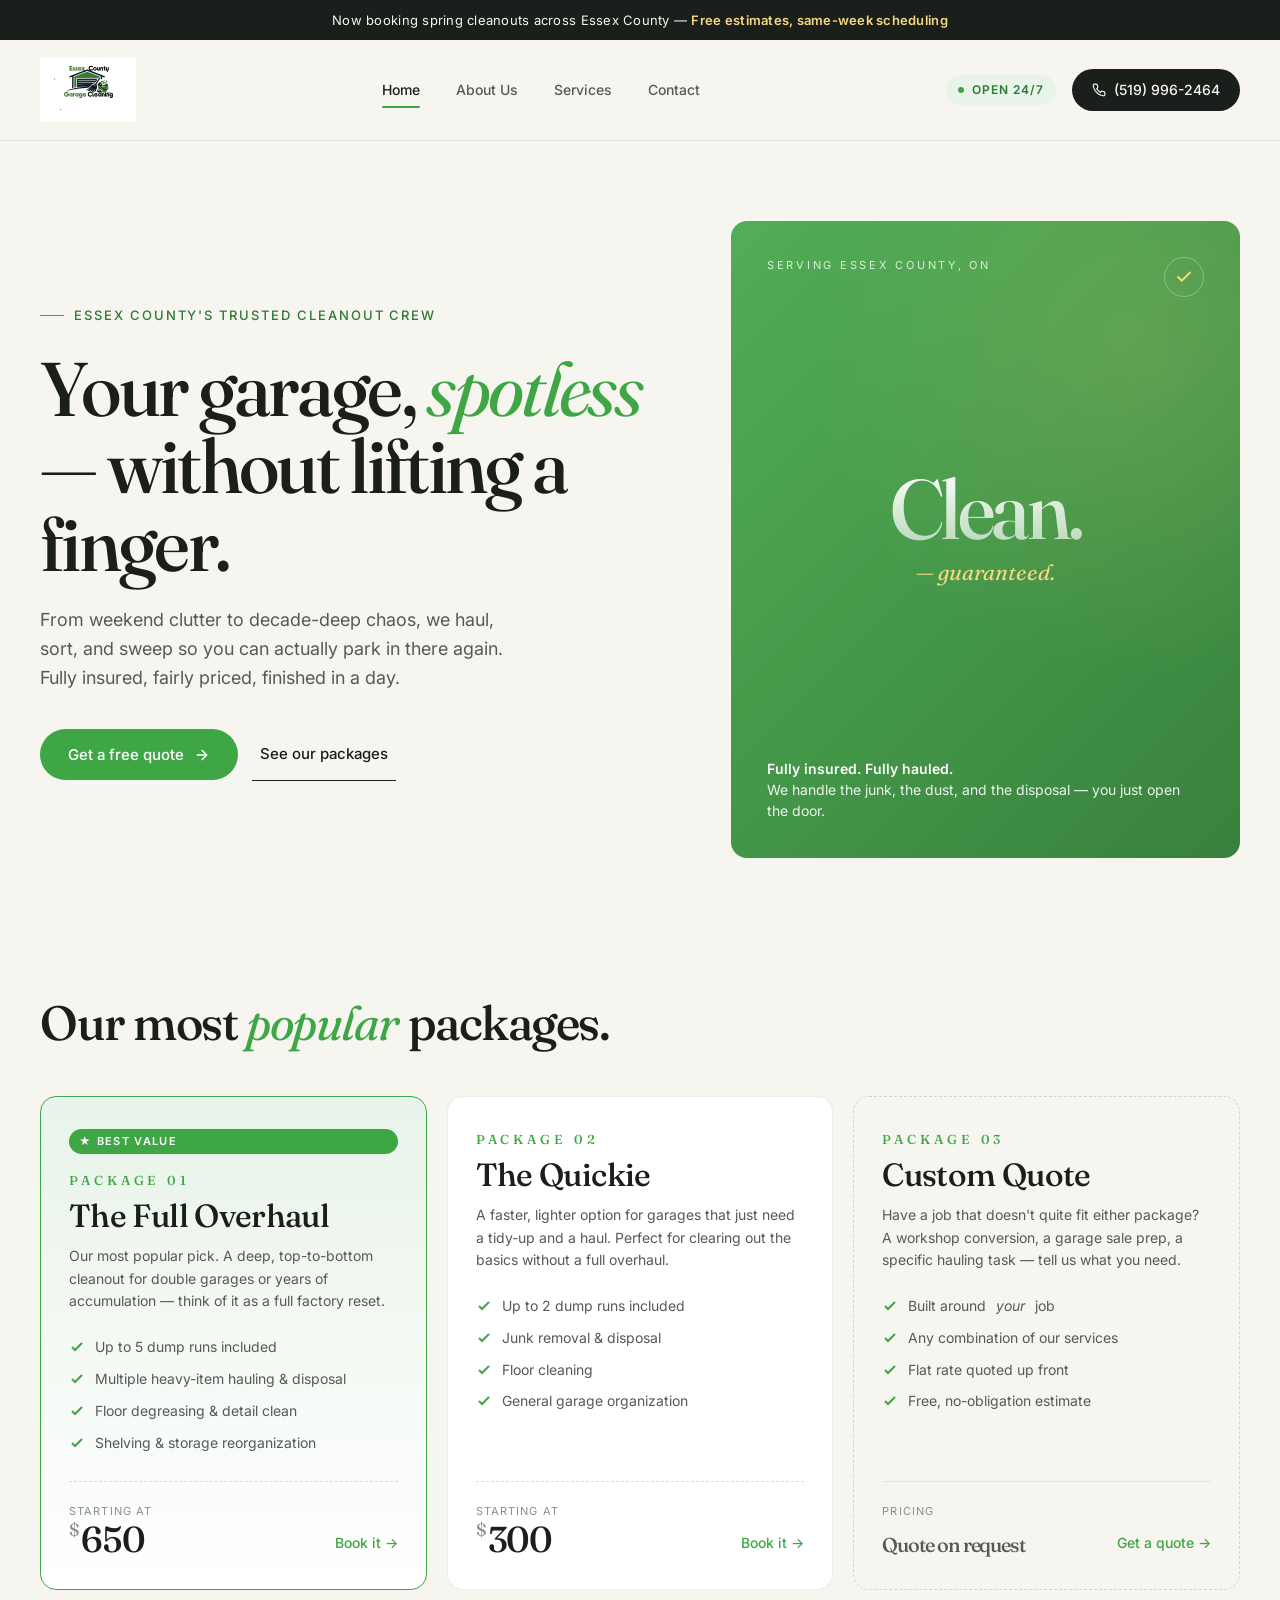
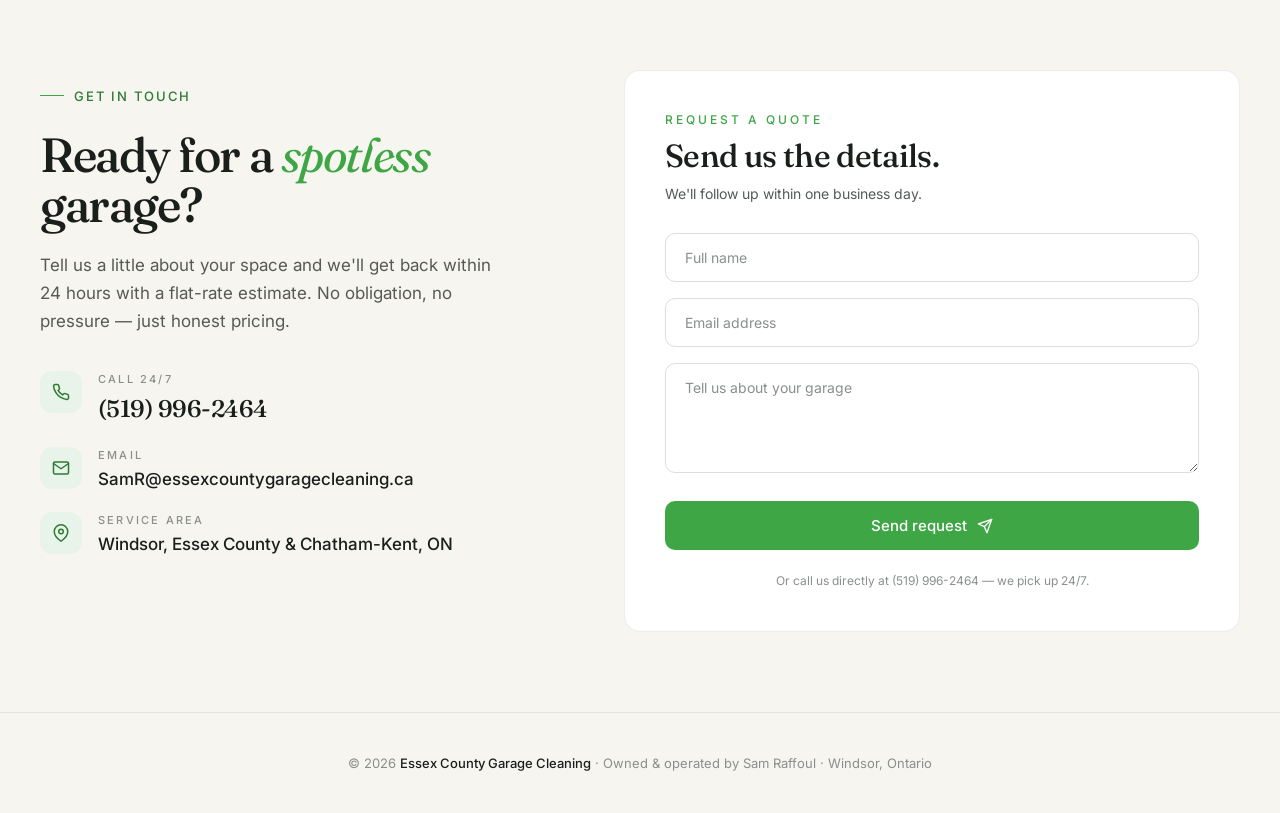
<file: index.html>
<!DOCTYPE html>
<html lang="en">
<head>
<meta charset="UTF-8" />
<meta name="viewport" content="width=device-width, initial-scale=1.0" />
<title>Essex County Garage Cleaning — Clutter-Free Garages, Guaranteed</title>
<link rel="preconnect" href="https://fonts.googleapis.com">
<link rel="preconnect" href="https://fonts.gstatic.com" crossorigin>
<link href="https://fonts.googleapis.com/css2?family=Fraunces:ital,opsz,wght@0,9..144,400;0,9..144,500;0,9..144,600;1,9..144,500&family=Inter:wght@300;400;500;600;700&display=swap" rel="stylesheet">
<style>
/* ============================================
   Essex County Garage Cleaning — Shared Styles
   ============================================ */

:root {
  --bg: #f7f5f0;
  --bg-card: #ffffff;
  --ink: #1a1f1c;
  --ink-soft: #555a56;
  --muted: #8a8f8c;
  --accent: #3ea645;          /* tuned to match logo green */
  --accent-soft: #e8f3e9;
  --accent-deep: #2d7a33;
  --logo-navy: #182b3a;       /* from logo outlines */
  --gold: #f5d87f;
  --line: rgba(26, 31, 28, 0.08);
  --line-strong: rgba(26, 31, 28, 0.15);
  --radius: 16px;
  --radius-sm: 10px;
}

* { box-sizing: border-box; margin: 0; padding: 0; }
html { scroll-behavior: smooth; }

body {
  background: var(--bg);
  color: var(--ink);
  font-family: 'Inter', system-ui, sans-serif;
  -webkit-font-smoothing: antialiased;
  line-height: 1.55;
  font-size: 16px;
}
a { color: inherit; text-decoration: none; }

.container-wide { max-width: 1280px; margin: 0 auto; padding: 0 40px; }

/* ---------- ANNOUNCEMENT ---------- */
.announce {
  background: var(--ink);
  color: var(--bg);
  font-size: 13px;
  letter-spacing: 0.02em;
  text-align: center;
  padding: 10px 20px;
}
.announce strong { color: var(--gold); font-weight: 600; }

/* ---------- HEADER ---------- */
header.site-header {
  border-bottom: 1px solid var(--line);
  position: sticky;
  top: 0;
  z-index: 50;
  backdrop-filter: blur(8px);
  background: rgba(247, 245, 240, 0.92);
}
.header-inner {
  max-width: 1280px;
  margin: 0 auto;
  padding: 18px 40px;
  display: grid;
  grid-template-columns: auto 1fr auto;
  align-items: center;
  gap: 40px;
}
.brand {
  display: flex;
  align-items: center;
  gap: 14px;
}
.brand-logo {
  height: 64px;
  width: auto;
  display: block;
}
nav.primary ul {
  list-style: none;
  display: flex;
  gap: 36px;
  justify-content: center;
  font-size: 14px;
  font-weight: 500;
}
nav.primary a {
  color: var(--ink-soft);
  transition: color 0.2s;
  position: relative;
  padding: 4px 0;
}
nav.primary a:hover { color: var(--accent); }
nav.primary a.active { color: var(--ink); }
nav.primary a.active::after {
  content: '';
  position: absolute;
  bottom: -6px;
  left: 0; right: 0;
  height: 2px;
  background: var(--accent);
  border-radius: 2px;
}
.header-cta { display: flex; align-items: center; gap: 16px; }
.pill-247 {
  display: inline-flex;
  align-items: center;
  gap: 8px;
  background: var(--accent-soft);
  color: var(--accent-deep);
  font-size: 12px;
  font-weight: 600;
  letter-spacing: 0.08em;
  padding: 6px 12px;
  border-radius: 999px;
  text-transform: uppercase;
}
.pill-247::before {
  content: '';
  width: 6px; height: 6px;
  border-radius: 50%;
  background: var(--accent);
  animation: pulse 2s infinite;
}
@keyframes pulse {
  0%, 100% { opacity: 1; transform: scale(1); }
  50% { opacity: 0.4; transform: scale(1.3); }
}
.btn-phone {
  background: var(--ink);
  color: var(--bg);
  padding: 10px 20px;
  border-radius: 999px;
  font-size: 14px;
  font-weight: 500;
  transition: background 0.2s;
  display: inline-flex;
  align-items: center;
  gap: 8px;
}
.btn-phone:hover { background: var(--accent); }
.btn-phone svg { width: 14px; height: 14px; }

/* ---------- BUTTONS ---------- */
.btn-primary {
  background: var(--accent);
  color: #fff;
  padding: 14px 28px;
  border-radius: 999px;
  font-size: 15px;
  font-weight: 500;
  transition: all 0.25s;
  display: inline-flex;
  align-items: center;
  gap: 10px;
  border: none;
  cursor: pointer;
}
.btn-primary:hover {
  background: var(--accent-deep);
  transform: translateY(-2px);
  box-shadow: 0 10px 20px -10px rgba(62, 166, 69, 0.5);
}
.btn-primary svg { width: 16px; height: 16px; transition: transform 0.2s; }
.btn-primary:hover svg { transform: translateX(3px); }
.btn-ghost {
  color: var(--ink);
  font-size: 15px;
  font-weight: 500;
  padding: 14px 8px;
  border-bottom: 1px solid var(--ink);
  transition: color 0.2s, border-color 0.2s;
}
.btn-ghost:hover { color: var(--accent); border-color: var(--accent); }

/* ---------- TYPE ---------- */
.eyebrow {
  display: inline-flex;
  align-items: center;
  gap: 10px;
  font-size: 13px;
  color: var(--accent-deep);
  letter-spacing: 0.15em;
  text-transform: uppercase;
  font-weight: 500;
  margin-bottom: 24px;
}
.eyebrow::before {
  content: '';
  width: 24px;
  height: 1px;
  background: var(--accent);
}
h1.display {
  font-family: 'Fraunces', serif;
  font-size: clamp(44px, 6vw, 76px);
  line-height: 1.02;
  font-weight: 500;
  letter-spacing: -0.035em;
}
h1.display em, h2.display em {
  font-style: italic;
  color: var(--accent);
  font-weight: 400;
}
h2.display {
  font-family: 'Fraunces', serif;
  font-weight: 500;
  font-size: clamp(32px, 4vw, 48px);
  letter-spacing: -0.03em;
  line-height: 1.05;
}

/* ---------- HERO (home) ---------- */
.hero {
  max-width: 1280px;
  margin: 0 auto;
  padding: 80px 40px 60px;
  display: grid;
  grid-template-columns: 1.2fr 1fr;
  gap: 80px;
  align-items: center;
}
.hero-lead {
  margin-top: 24px;
  font-size: 18px;
  color: var(--ink-soft);
  max-width: 480px;
  line-height: 1.6;
}
.hero-ctas {
  margin-top: 36px;
  display: flex;
  gap: 14px;
  align-items: center;
  flex-wrap: wrap;
}
.hero-visual {
  position: relative;
  aspect-ratio: 4 / 5;
  border-radius: var(--radius);
  overflow: hidden;
  background:
    linear-gradient(135deg, rgba(62,166,69,0.9), rgba(45,122,51,0.95)),
    repeating-linear-gradient(45deg, transparent 0 20px, rgba(255,255,255,0.04) 20px 21px);
  padding: 36px;
  display: flex;
  flex-direction: column;
  justify-content: space-between;
  color: #fff;
}
.hero-visual::after {
  content: '';
  position: absolute;
  inset: 0;
  background: radial-gradient(circle at 80% 20%, rgba(245, 216, 127, 0.15), transparent 50%);
  pointer-events: none;
}
.visual-top {
  display: flex;
  justify-content: space-between;
  align-items: flex-start;
  position: relative;
  z-index: 1;
}
.visual-tag {
  font-size: 11px;
  letter-spacing: 0.25em;
  text-transform: uppercase;
  color: rgba(255,255,255,0.8);
}
.visual-check {
  width: 40px; height: 40px;
  border-radius: 50%;
  border: 1px solid rgba(255,255,255,0.3);
  display: grid; place-items: center;
  color: var(--gold);
}
.visual-center { text-align: center; position: relative; z-index: 1; }
.visual-big {
  font-family: 'Fraunces', serif;
  font-size: 84px;
  font-weight: 500;
  letter-spacing: -0.04em;
  line-height: 1;
  background: linear-gradient(180deg, #fff 0%, rgba(255,255,255,0.6) 100%);
  -webkit-background-clip: text;
  background-clip: text;
  -webkit-text-fill-color: transparent;
}
.visual-big-sub {
  font-family: 'Fraunces', serif;
  font-style: italic;
  font-size: 22px;
  color: var(--gold);
  margin-top: 4px;
}
.visual-bottom {
  position: relative;
  z-index: 1;
  font-size: 14px;
  line-height: 1.5;
  color: rgba(255,255,255,0.9);
}
.visual-bottom strong { color: #fff; font-weight: 600; }

/* ---------- PAGE HEADER (subpages) ---------- */
.page-hero {
  max-width: 1280px;
  margin: 0 auto;
  padding: 80px 40px 50px;
}
.page-hero h1 {
  font-family: 'Fraunces', serif;
  font-size: clamp(44px, 6vw, 72px);
  font-weight: 500;
  letter-spacing: -0.035em;
  line-height: 1.02;
  max-width: 800px;
}
.page-hero h1 em { font-style: italic; color: var(--accent); font-weight: 400; }
.page-hero .lead {
  margin-top: 20px;
  font-size: 18px;
  color: var(--ink-soft);
  max-width: 620px;
}

/* ---------- SECTION HEAD ---------- */
.section-head {
  display: flex;
  align-items: flex-end;
  justify-content: space-between;
  margin-bottom: 48px;
  gap: 40px;
  flex-wrap: wrap;
}
.section-head h2 { max-width: 600px; }
.section-head p {
  color: var(--ink-soft);
  max-width: 340px;
  font-size: 15px;
}

/* ---------- SERVICES / PACKAGES ---------- */
section.services, section.page-section {
  max-width: 1280px;
  margin: 80px auto;
  padding: 0 40px;
}
.pkg-grid {
  display: grid;
  grid-template-columns: repeat(3, 1fr);
  gap: 20px;
  align-items: stretch;
}
.pkg { display: flex; flex-direction: column; }
.pkg-inner { display: flex; flex-direction: column; flex: 1; }
.pkg-features { flex: 1; }
.pkg {
  background: var(--bg-card);
  border: 1px solid var(--line);
  border-radius: var(--radius);
  padding: 32px 28px;
  position: relative;
  overflow: hidden;
  transition: all 0.3s ease;
}
.pkg.custom {
  background: transparent;
  border: 1.5px dashed var(--line-strong);
}
.pkg.custom:hover {
  border-color: var(--accent);
  border-style: solid;
  background: var(--bg-card);
}
.pkg.custom .pkg-foot {
  border-top-style: solid;
  border-top-color: var(--line);
}
.pkg::before {
  content: '';
  position: absolute;
  inset: 0;
  background: linear-gradient(135deg, var(--accent-soft) 0%, transparent 60%);
  opacity: 0;
  transition: opacity 0.3s;
  pointer-events: none;
}
.pkg:hover {
  border-color: var(--accent);
  transform: translateY(-4px);
  box-shadow: 0 20px 40px -20px rgba(62, 166, 69, 0.25);
}
.pkg:hover::before { opacity: 1; }
.pkg.featured {
  border-color: var(--accent);
  background: linear-gradient(180deg, var(--accent-soft) 0%, var(--bg-card) 100%);
}
.pkg-inner { position: relative; z-index: 1; }
.pkg-badge {
  display: inline-flex;
  align-items: center;
  gap: 6px;
  background: var(--accent);
  color: #fff;
  font-size: 11px;
  font-weight: 600;
  letter-spacing: 0.12em;
  text-transform: uppercase;
  padding: 4px 10px;
  border-radius: 999px;
  margin-bottom: 16px;
}
.pkg-num {
  font-family: 'Fraunces', serif;
  font-size: 13px;
  color: var(--accent);
  letter-spacing: 0.3em;
  text-transform: uppercase;
  font-weight: 500;
}
.pkg-name {
  font-family: 'Fraunces', serif;
  font-size: 32px;
  font-weight: 500;
  letter-spacing: -0.02em;
  margin-top: 8px;
  line-height: 1.1;
}
.pkg-desc {
  color: var(--ink-soft);
  font-size: 14px;
  margin-top: 12px;
  line-height: 1.6;
}
.pkg-features {
  list-style: none;
  margin-top: 24px;
  display: flex;
  flex-direction: column;
  gap: 10px;
}
.pkg-features li {
  display: flex;
  align-items: flex-start;
  gap: 10px;
  font-size: 14px;
  color: var(--ink-soft);
}
.pkg-features li::before {
  content: '';
  width: 16px; height: 16px;
  flex-shrink: 0;
  margin-top: 3px;
  background-image: url("data:image/svg+xml;utf8,<svg xmlns='http://www.w3.org/2000/svg' viewBox='0 0 16 16' fill='none' stroke='%233ea645' stroke-width='2'><path d='M3 8l3 3 7-7'/></svg>");
  background-size: contain;
  background-repeat: no-repeat;
}
.pkg-foot {
  margin-top: 28px;
  padding-top: 24px;
  border-top: 1px dashed var(--line-strong);
  display: flex;
  align-items: flex-end;
  justify-content: space-between;
}
.pkg-price {
  font-family: 'Fraunces', serif;
  font-size: 36px;
  font-weight: 500;
  letter-spacing: -0.03em;
  line-height: 1;
}
.pkg-price .from {
  font-size: 11px;
  color: var(--muted);
  font-family: 'Inter', sans-serif;
  display: block;
  font-weight: 400;
  margin-bottom: 4px;
  letter-spacing: 0.1em;
  text-transform: uppercase;
}
.pkg-price .dollar { font-size: 18px; vertical-align: top; color: var(--muted); margin-right: 2px; }
.pkg-cta {
  color: var(--accent);
  font-size: 14px;
  font-weight: 500;
  display: inline-flex;
  align-items: center;
  gap: 6px;
  transition: gap 0.2s;
  padding-bottom: 4px;
}
.pkg:hover .pkg-cta { gap: 10px; }

/* ---------- CONTACT CARD (reused as home CTA + on contact page) ---------- */
.contact-card {
  background: var(--bg-card);
  border: 1px solid var(--line);
  border-radius: var(--radius);
  padding: 40px;
}
.contact-kicker {
  font-size: 12px;
  color: var(--accent);
  letter-spacing: 0.25em;
  text-transform: uppercase;
  font-weight: 500;
}
.contact-title {
  font-family: 'Fraunces', serif;
  font-size: 32px;
  font-weight: 500;
  letter-spacing: -0.02em;
  margin-top: 8px;
  line-height: 1.1;
}
.contact-sub {
  font-size: 14px;
  color: var(--ink-soft);
  margin-top: 10px;
}
form {
  margin-top: 28px;
  display: flex;
  flex-direction: column;
  gap: 16px;
}
.field { position: relative; }
.field label {
  position: absolute;
  top: 14px;
  left: 16px;
  font-size: 14px;
  color: var(--muted);
  pointer-events: none;
  transition: all 0.2s ease;
  background: var(--bg-card);
  padding: 0 4px;
}
.field input,
.field textarea {
  width: 100%;
  padding: 14px 16px;
  border: 1px solid var(--line-strong);
  border-radius: var(--radius-sm);
  background: transparent;
  font-family: inherit;
  font-size: 15px;
  color: var(--ink);
  transition: border-color 0.2s;
  outline: none;
}
.field textarea { resize: vertical; min-height: 110px; }
.field input:focus,
.field textarea:focus { border-color: var(--accent); }
.field input:focus + label,
.field input:not(:placeholder-shown) + label,
.field textarea:focus + label,
.field textarea:not(:placeholder-shown) + label {
  top: -8px;
  font-size: 11px;
  color: var(--accent);
  letter-spacing: 0.08em;
  text-transform: uppercase;
}
.form-submit {
  background: var(--accent);
  color: #fff;
  padding: 15px 24px;
  border: none;
  border-radius: var(--radius-sm);
  font-family: inherit;
  font-size: 15px;
  font-weight: 500;
  cursor: pointer;
  transition: background 0.2s;
  margin-top: 6px;
  display: inline-flex;
  align-items: center;
  justify-content: center;
  gap: 10px;
}
.form-submit:hover { background: var(--accent-deep); }
.form-submit svg { width: 16px; height: 16px; }
.form-note {
  font-size: 12px;
  color: var(--muted);
  text-align: center;
  margin-top: 6px;
}

/* ---------- CONTACT ROW (home + contact page use this) ---------- */
.contact-row {
  max-width: 1280px;
  margin: 80px auto;
  padding: 0 40px;
  display: grid;
  grid-template-columns: 1fr 1.1fr;
  gap: 24px;
  align-items: start;
}
.contact-info {
  padding: 8px 20px 8px 0;
}
.contact-info h2 { margin-bottom: 20px; }
.contact-info p.lead {
  font-size: 17px;
  color: var(--ink-soft);
  line-height: 1.65;
  max-width: 460px;
}
.contact-details {
  margin-top: 36px;
  display: flex;
  flex-direction: column;
  gap: 20px;
}
.contact-detail {
  display: flex;
  gap: 16px;
  align-items: flex-start;
}
.contact-detail-icon {
  width: 42px; height: 42px;
  border-radius: 12px;
  background: var(--accent-soft);
  color: var(--accent-deep);
  display: grid;
  place-items: center;
  flex-shrink: 0;
}
.contact-detail-icon svg { width: 18px; height: 18px; }
.contact-detail-label {
  font-size: 11px;
  letter-spacing: 0.2em;
  text-transform: uppercase;
  color: var(--muted);
  font-weight: 500;
}
.contact-detail-value {
  font-size: 17px;
  color: var(--ink);
  margin-top: 2px;
  font-weight: 500;
}
.contact-detail-value.large {
  font-family: 'Fraunces', serif;
  font-size: 24px;
  letter-spacing: -0.01em;
}

/* ---------- ABOUT PAGE BLOCKS ---------- */
.about-grid {
  max-width: 1280px;
  margin: 60px auto;
  padding: 0 40px;
  display: grid;
  grid-template-columns: 1.1fr 1fr;
  gap: 60px;
  align-items: center;
}
.about-copy h2 { margin-bottom: 24px; }
.about-copy p {
  color: var(--ink-soft);
  font-size: 16px;
  line-height: 1.7;
  margin-bottom: 18px;
}
.about-copy p strong { color: var(--ink); font-weight: 600; }

.values-grid {
  max-width: 1280px;
  margin: 80px auto;
  padding: 0 40px;
  display: grid;
  grid-template-columns: repeat(3, 1fr);
  gap: 24px;
}
.value-box {
  background: var(--bg-card);
  border: 1px solid var(--line);
  border-radius: var(--radius);
  padding: 32px;
  transition: all 0.3s;
}
.value-box:hover {
  border-color: var(--accent);
  transform: translateY(-4px);
  box-shadow: 0 20px 40px -20px rgba(62, 166, 69, 0.25);
}
.value-icon {
  width: 48px; height: 48px;
  border-radius: 12px;
  background: var(--accent-soft);
  color: var(--accent-deep);
  display: grid;
  place-items: center;
  margin-bottom: 20px;
}
.value-icon svg { width: 22px; height: 22px; }
.value-box h3 {
  font-family: 'Fraunces', serif;
  font-size: 22px;
  font-weight: 500;
  letter-spacing: -0.01em;
  margin-bottom: 10px;
}
.value-box p {
  color: var(--ink-soft);
  font-size: 14px;
  line-height: 1.6;
}

/* ---------- SERVICES PAGE ---------- */
.service-list {
  max-width: 1280px;
  margin: 40px auto 80px;
  padding: 0 40px;
  display: grid;
  grid-template-columns: repeat(2, 1fr);
  gap: 24px;
}
.service-card {
  background: var(--bg-card);
  border: 1px solid var(--line);
  border-radius: var(--radius);
  padding: 40px;
  transition: all 0.3s;
  position: relative;
  overflow: hidden;
}
.service-card::before {
  content: '';
  position: absolute;
  top: 0; right: 0;
  width: 140px; height: 140px;
  background: radial-gradient(circle at top right, var(--accent-soft), transparent 70%);
  opacity: 0;
  transition: opacity 0.3s;
}
.service-card:hover {
  border-color: var(--accent);
  transform: translateY(-4px);
  box-shadow: 0 20px 40px -20px rgba(62, 166, 69, 0.25);
}
.service-card:hover::before { opacity: 1; }
.service-icon {
  width: 56px; height: 56px;
  border-radius: 14px;
  background: var(--accent);
  color: #fff;
  display: grid;
  place-items: center;
  margin-bottom: 24px;
  position: relative;
}
.service-icon svg { width: 26px; height: 26px; }
.service-card h3 {
  font-family: 'Fraunces', serif;
  font-size: 28px;
  font-weight: 500;
  letter-spacing: -0.02em;
  line-height: 1.1;
  position: relative;
}
.service-card p {
  margin-top: 14px;
  color: var(--ink-soft);
  font-size: 15px;
  line-height: 1.65;
  position: relative;
}
.service-card ul {
  list-style: none;
  margin-top: 20px;
  display: flex;
  flex-direction: column;
  gap: 8px;
  position: relative;
}
.service-card ul li {
  display: flex;
  align-items: flex-start;
  gap: 10px;
  font-size: 14px;
  color: var(--ink-soft);
}
.service-card ul li::before {
  content: '';
  width: 14px; height: 14px;
  flex-shrink: 0;
  margin-top: 4px;
  background-image: url("data:image/svg+xml;utf8,<svg xmlns='http://www.w3.org/2000/svg' viewBox='0 0 16 16' fill='none' stroke='%233ea645' stroke-width='2'><path d='M3 8l3 3 7-7'/></svg>");
  background-size: contain;
  background-repeat: no-repeat;
}

/* ---------- FOOTER ---------- */
footer.site-footer {
  border-top: 1px solid var(--line);
  margin-top: 60px;
  padding: 40px;
  text-align: center;
  font-size: 13px;
  color: var(--muted);
}
footer.site-footer strong { color: var(--ink); font-weight: 500; }

/* ---------- RESPONSIVE ---------- */
@media (max-width: 1100px) {
  .pkg-grid { grid-template-columns: 1fr; gap: 18px; }
  .pkg { padding: 32px; }
}
@media (max-width: 960px) {
  .header-inner { grid-template-columns: 1fr auto; gap: 20px; padding: 16px 24px; }
  nav.primary { display: none; }
  .brand-logo { height: 48px; }
  .hero { grid-template-columns: 1fr; padding: 60px 24px; gap: 48px; }
  .hero-visual { aspect-ratio: 4/3; }
  .contact-row { grid-template-columns: 1fr; padding: 0 24px; margin: 60px auto; }
  .pkg-grid { grid-template-columns: 1fr; }
  .section-head { flex-direction: column; align-items: flex-start; }
  .contact-card { padding: 32px 24px; }
  section.services, section.page-section { padding: 0 24px; margin: 60px auto; }
  .header-cta .pill-247 { display: none; }
  .page-hero { padding: 50px 24px 30px; }
  .about-grid { grid-template-columns: 1fr; gap: 40px; padding: 0 24px; }
  .values-grid { grid-template-columns: 1fr; padding: 0 24px; margin: 60px auto; }
  .service-list { grid-template-columns: 1fr; padding: 0 24px; }
}
@media (max-width: 560px) {
  .section-head h2 { font-size: 32px; }
  .service-card, .contact-card { padding: 28px 22px; }
  .brand-logo { height: 42px; }
}

</style>
</head>
<body>

<div class="announce">
  Now booking spring cleanouts across Essex County — <strong>Free estimates, same-week scheduling</strong>
</div>

<header class="site-header">
  <div class="header-inner">
    <a href="index.html" class="brand">
      <img src="[data-uri]" alt="Essex County Garage Cleaning" class="brand-logo">
    </a>
    <nav class="primary">
      <ul>
        <li><a href="index.html" class="active">Home</a></li>
        <li><a href="about.html">About Us</a></li>
        <li><a href="services.html">Services</a></li>
        <li><a href="contact.html">Contact</a></li>
      </ul>
    </nav>
    <div class="header-cta">
      <span class="pill-247">Open 24/7</span>
      <a href="tel:5199962464" class="btn-phone">
        <svg viewBox="0 0 24 24" fill="none" stroke="currentColor" stroke-width="2" stroke-linecap="round" stroke-linejoin="round"><path d="M22 16.92v3a2 2 0 0 1-2.18 2 19.79 19.79 0 0 1-8.63-3.07 19.5 19.5 0 0 1-6-6 19.79 19.79 0 0 1-3.07-8.67A2 2 0 0 1 4.11 2h3a2 2 0 0 1 2 1.72 12.84 12.84 0 0 0 .7 2.81 2 2 0 0 1-.45 2.11L8.09 9.91a16 16 0 0 0 6 6l1.27-1.27a2 2 0 0 1 2.11-.45 12.84 12.84 0 0 0 2.81.7A2 2 0 0 1 22 16.92z"/></svg>
        (519) 996-2464
      </a>
    </div>
  </div>
</header>

<section class="hero">
  <div class="hero-content">
    <div class="eyebrow">Essex County's trusted cleanout crew</div>
    <h1 class="display">Your garage, <em>spotless</em> — without lifting a finger.</h1>
    <p class="hero-lead">
      From weekend clutter to decade-deep chaos, we haul, sort, and sweep so you can actually park in there again. Fully insured, fairly priced, finished in a day.
    </p>
    <div class="hero-ctas">
      <a href="#contact" class="btn-primary">
        Get a free quote
        <svg viewBox="0 0 24 24" fill="none" stroke="currentColor" stroke-width="2" stroke-linecap="round" stroke-linejoin="round"><line x1="5" y1="12" x2="19" y2="12"/><polyline points="12 5 19 12 12 19"/></svg>
      </a>
      <a href="services.html" class="btn-ghost">See our packages</a>
    </div>
  </div>

  <div class="hero-visual">
    <div class="visual-top">
      <div class="visual-tag">Serving Essex County, ON</div>
      <div class="visual-check">
        <svg width="18" height="18" viewBox="0 0 24 24" fill="none" stroke="currentColor" stroke-width="2.5" stroke-linecap="round" stroke-linejoin="round"><polyline points="20 6 9 17 4 12"/></svg>
      </div>
    </div>
    <div class="visual-center">
      <div class="visual-big">Clean.</div>
      <div class="visual-big-sub">— guaranteed.</div>
    </div>
    <div class="visual-bottom">
      <strong>Fully insured. Fully hauled.</strong><br>
      We handle the junk, the dust, and the disposal — you just open the door.
    </div>
  </div>
</section>

<section class="services" id="packages">
  <div class="section-head">
    <h2 class="display">Our most <em>popular</em> packages.</h2>
  </div>

  <div class="pkg-grid">
    <div class="pkg featured">
      <div class="pkg-inner">
        <span class="pkg-badge">★ Best Value</span>
        <div class="pkg-num">Package 01</div>
        <h3 class="pkg-name">The Full Overhaul</h3>
        <p class="pkg-desc">Our most popular pick. A deep, top-to-bottom cleanout for double garages or years of accumulation — think of it as a full factory reset.</p>
        <ul class="pkg-features">
          <li>Up to 5 dump runs included</li>
          <li>Multiple heavy-item hauling &amp; disposal</li>
          <li>Floor degreasing &amp; detail clean</li>
          <li>Shelving &amp; storage reorganization</li>
        </ul>
        <div class="pkg-foot">
          <div class="pkg-price">
            <span class="from">Starting at</span>
            <span class="dollar">$</span>650
          </div>
          <a href="#contact" class="pkg-cta">Book it →</a>
        </div>
      </div>
    </div>

    <div class="pkg">
      <div class="pkg-inner">
        <div class="pkg-num">Package 02</div>
        <h3 class="pkg-name">The Quickie</h3>
        <p class="pkg-desc">A faster, lighter option for garages that just need a tidy-up and a haul. Perfect for clearing out the basics without a full overhaul.</p>
        <ul class="pkg-features">
          <li>Up to 2 dump runs included</li>
          <li>Junk removal &amp; disposal</li>
          <li>Floor cleaning</li>
          <li>General garage organization</li>
        </ul>
        <div class="pkg-foot">
          <div class="pkg-price">
            <span class="from">Starting at</span>
            <span class="dollar">$</span>300
          </div>
          <a href="#contact" class="pkg-cta">Book it →</a>
        </div>
      </div>
    </div>

    <div class="pkg custom">
      <div class="pkg-inner">
        <div class="pkg-num">Package 03</div>
        <h3 class="pkg-name">Custom Quote</h3>
        <p class="pkg-desc">Have a job that doesn't quite fit either package? A workshop conversion, a garage sale prep, a specific hauling task — tell us what you need.</p>
        <ul class="pkg-features">
          <li>Built around <em>your</em> job</li>
          <li>Any combination of our services</li>
          <li>Flat rate quoted up front</li>
          <li>Free, no-obligation estimate</li>
        </ul>
        <div class="pkg-foot">
          <div class="pkg-price">
            <span class="from">Pricing</span>
            <span style="font-size: 20px; font-weight: 500; color: var(--ink-soft);">Quote on request</span>
          </div>
          <a href="#contact" class="pkg-cta">Get a quote →</a>
        </div>
      </div>
    </div>
  </div>
</section>

<section class="contact-row" id="contact">
  <div class="contact-info">
    <div class="eyebrow">Get in touch</div>
    <h2 class="display">Ready for a <em>spotless</em> garage?</h2>
    <p class="lead">Tell us a little about your space and we'll get back within 24 hours with a flat-rate estimate. No obligation, no pressure — just honest pricing.</p>

    <div class="contact-details">
      <div class="contact-detail">
        <div class="contact-detail-icon">
          <svg viewBox="0 0 24 24" fill="none" stroke="currentColor" stroke-width="2" stroke-linecap="round" stroke-linejoin="round"><path d="M22 16.92v3a2 2 0 0 1-2.18 2 19.79 19.79 0 0 1-8.63-3.07 19.5 19.5 0 0 1-6-6 19.79 19.79 0 0 1-3.07-8.67A2 2 0 0 1 4.11 2h3a2 2 0 0 1 2 1.72 12.84 12.84 0 0 0 .7 2.81 2 2 0 0 1-.45 2.11L8.09 9.91a16 16 0 0 0 6 6l1.27-1.27a2 2 0 0 1 2.11-.45 12.84 12.84 0 0 0 2.81.7A2 2 0 0 1 22 16.92z"/></svg>
        </div>
        <div>
          <div class="contact-detail-label">Call 24/7</div>
          <div class="contact-detail-value large">(519) 996-2464</div>
        </div>
      </div>
      <div class="contact-detail">
        <div class="contact-detail-icon">
          <svg viewBox="0 0 24 24" fill="none" stroke="currentColor" stroke-width="2" stroke-linecap="round" stroke-linejoin="round"><path d="M4 4h16c1.1 0 2 .9 2 2v12c0 1.1-.9 2-2 2H4c-1.1 0-2-.9-2-2V6c0-1.1.9-2 2-2z"/><polyline points="22,6 12,13 2,6"/></svg>
        </div>
        <div>
          <div class="contact-detail-label">Email</div>
          <div class="contact-detail-value">SamR@essexcountygaragecleaning.ca</div>
        </div>
      </div>
      <div class="contact-detail">
        <div class="contact-detail-icon">
          <svg viewBox="0 0 24 24" fill="none" stroke="currentColor" stroke-width="2" stroke-linecap="round" stroke-linejoin="round"><path d="M21 10c0 7-9 13-9 13s-9-6-9-13a9 9 0 0 1 18 0z"/><circle cx="12" cy="10" r="3"/></svg>
        </div>
        <div>
          <div class="contact-detail-label">Service area</div>
          <div class="contact-detail-value">Windsor, Essex County &amp; Chatham-Kent, ON</div>
        </div>
      </div>
    </div>
  </div>

  <div class="contact-card">
    <div class="contact-kicker">Request a quote</div>
    <h3 class="contact-title">Send us the details.</h3>
    <p class="contact-sub">We'll follow up within one business day.</p>
    <form action="https://formspree.io/f/xgorrrez" method="POST">
      <div class="field">
        <input type="text" id="name" name="name" placeholder=" " required />
        <label for="name">Full name</label>
      </div>
      <div class="field">
        <input type="email" id="email" name="email" placeholder=" " required />
        <label for="email">Email address</label>
      </div>
      <div class="field">
        <textarea id="message" name="message" placeholder=" " required></textarea>
        <label for="message">Tell us about your garage</label>
      </div>
      <button type="submit" class="form-submit">
        Send request
        <svg viewBox="0 0 24 24" fill="none" stroke="currentColor" stroke-width="2" stroke-linecap="round" stroke-linejoin="round"><line x1="22" y1="2" x2="11" y2="13"/><polygon points="22 2 15 22 11 13 2 9 22 2"/></svg>
      </button>
      <p class="form-note">Or call us directly at (519) 996-2464 — we pick up 24/7.</p>
    </form>
  </div>
</section>

<footer class="site-footer">
  © 2026 <strong>Essex County Garage Cleaning</strong> · Owned &amp; operated by Sam Raffoul · Windsor, Ontario
</footer>

</body>
</html>
</file>
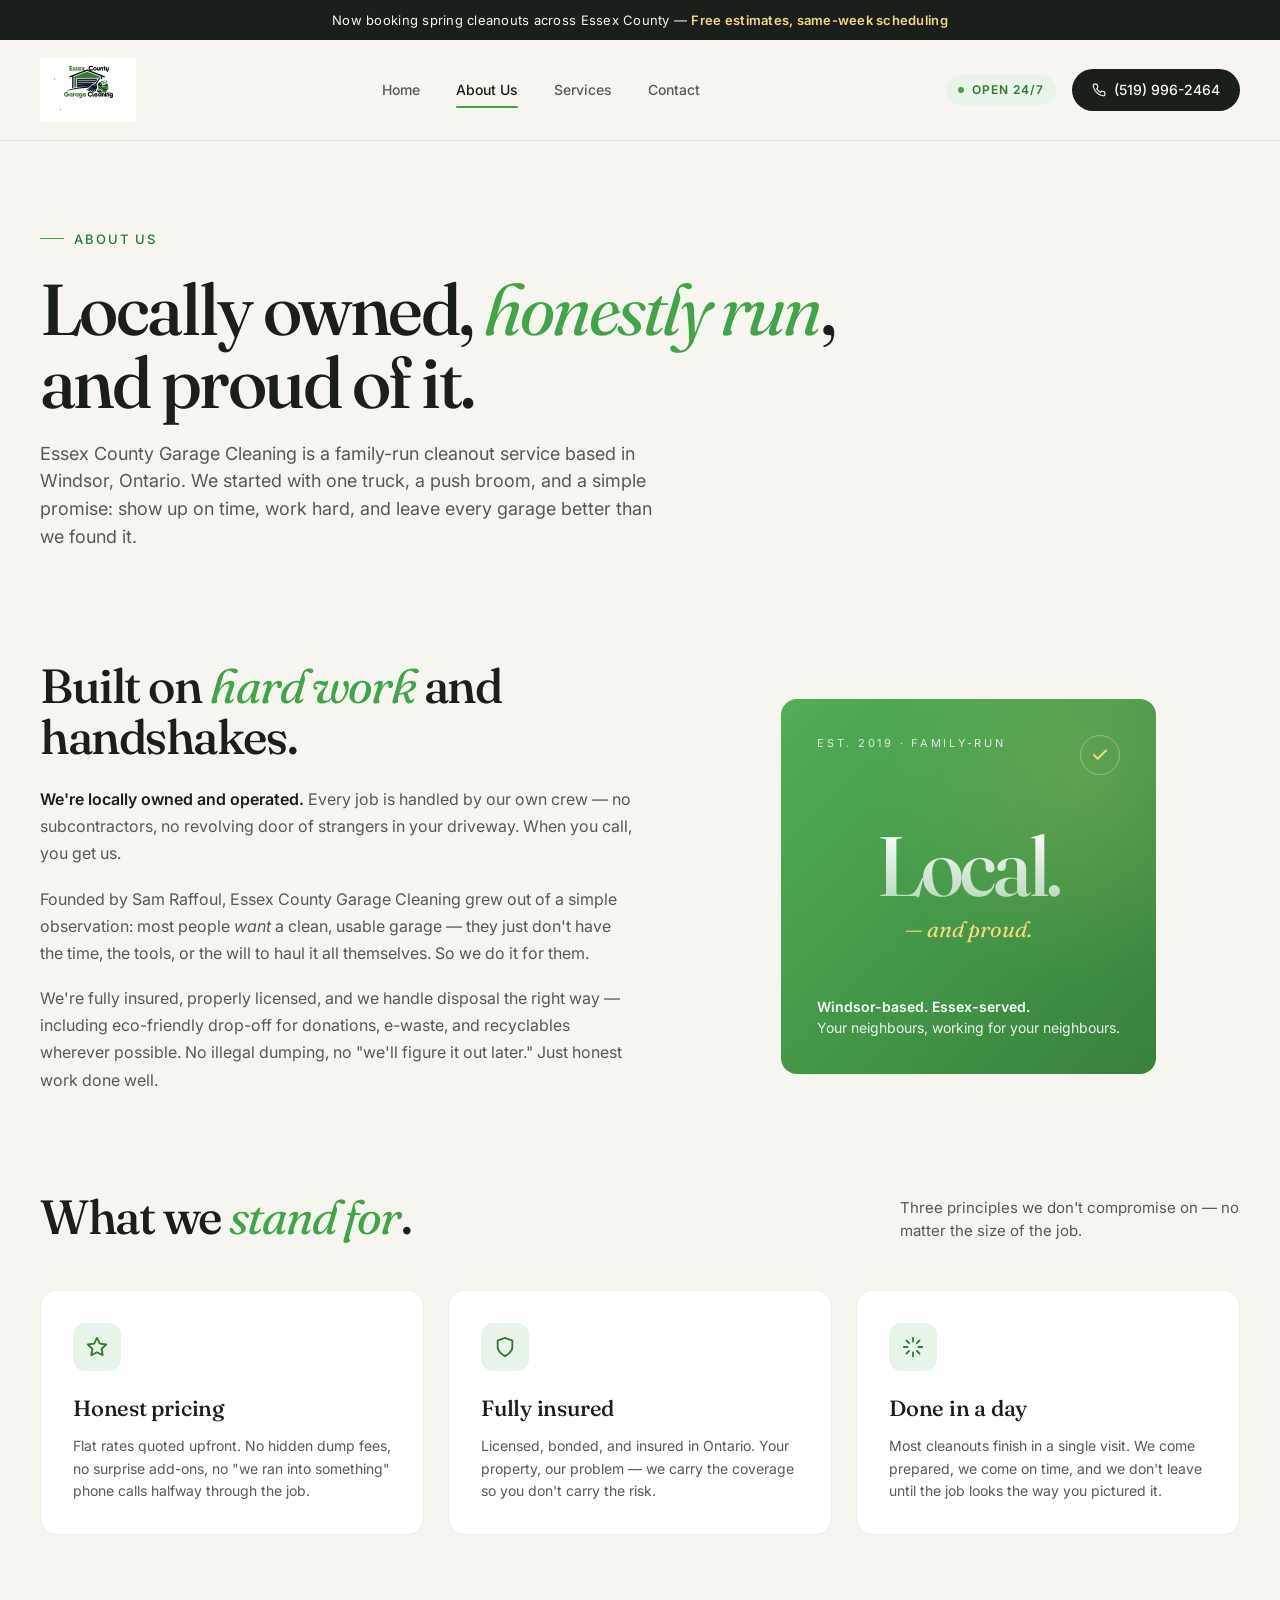
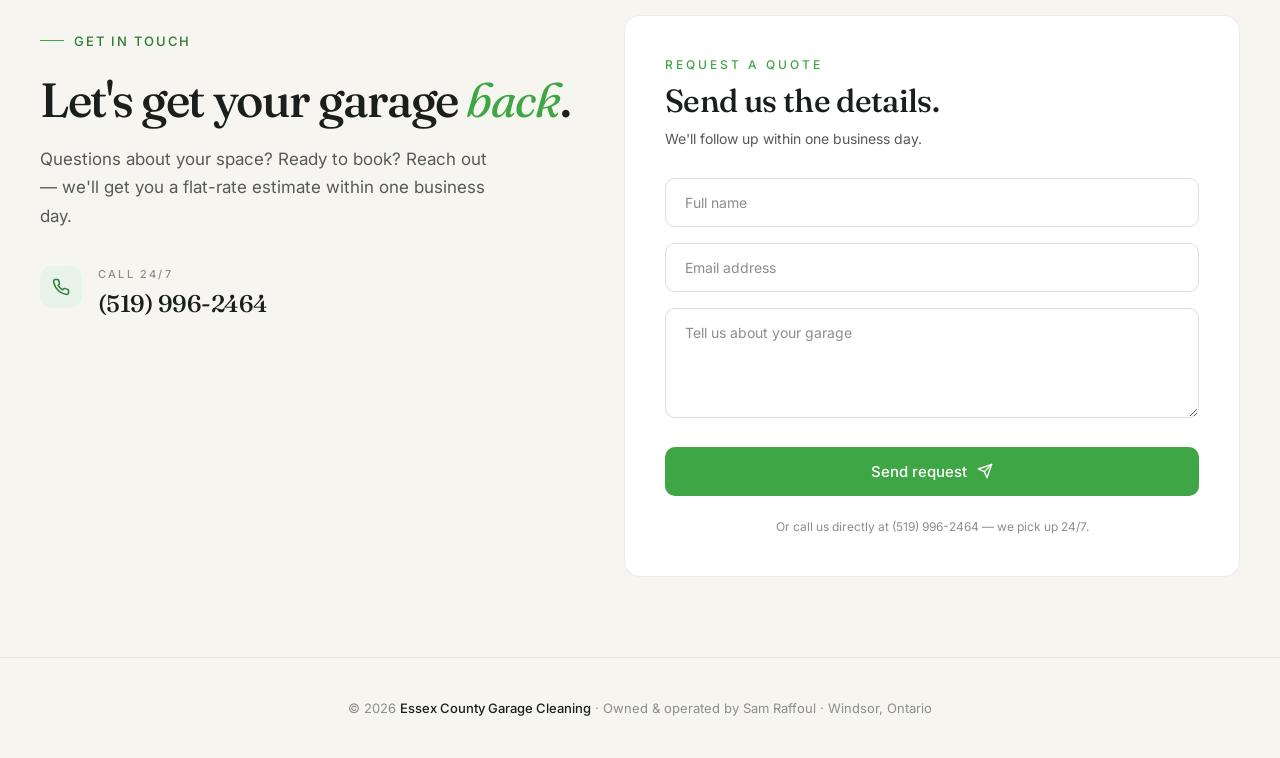
<file: about.html>
<!DOCTYPE html>
<html lang="en">
<head>
<meta charset="UTF-8" />
<meta name="viewport" content="width=device-width, initial-scale=1.0" />
<title>About Us — Essex County Garage Cleaning</title>
<link rel="preconnect" href="https://fonts.googleapis.com">
<link rel="preconnect" href="https://fonts.gstatic.com" crossorigin>
<link href="https://fonts.googleapis.com/css2?family=Fraunces:ital,opsz,wght@0,9..144,400;0,9..144,500;0,9..144,600;1,9..144,500&family=Inter:wght@300;400;500;600;700&display=swap" rel="stylesheet">
<style>
/* ============================================
   Essex County Garage Cleaning — Shared Styles
   ============================================ */

:root {
  --bg: #f7f5f0;
  --bg-card: #ffffff;
  --ink: #1a1f1c;
  --ink-soft: #555a56;
  --muted: #8a8f8c;
  --accent: #3ea645;          /* tuned to match logo green */
  --accent-soft: #e8f3e9;
  --accent-deep: #2d7a33;
  --logo-navy: #182b3a;       /* from logo outlines */
  --gold: #f5d87f;
  --line: rgba(26, 31, 28, 0.08);
  --line-strong: rgba(26, 31, 28, 0.15);
  --radius: 16px;
  --radius-sm: 10px;
}

* { box-sizing: border-box; margin: 0; padding: 0; }
html { scroll-behavior: smooth; }

body {
  background: var(--bg);
  color: var(--ink);
  font-family: 'Inter', system-ui, sans-serif;
  -webkit-font-smoothing: antialiased;
  line-height: 1.55;
  font-size: 16px;
}
a { color: inherit; text-decoration: none; }

.container-wide { max-width: 1280px; margin: 0 auto; padding: 0 40px; }

/* ---------- ANNOUNCEMENT ---------- */
.announce {
  background: var(--ink);
  color: var(--bg);
  font-size: 13px;
  letter-spacing: 0.02em;
  text-align: center;
  padding: 10px 20px;
}
.announce strong { color: var(--gold); font-weight: 600; }

/* ---------- HEADER ---------- */
header.site-header {
  border-bottom: 1px solid var(--line);
  position: sticky;
  top: 0;
  z-index: 50;
  backdrop-filter: blur(8px);
  background: rgba(247, 245, 240, 0.92);
}
.header-inner {
  max-width: 1280px;
  margin: 0 auto;
  padding: 18px 40px;
  display: grid;
  grid-template-columns: auto 1fr auto;
  align-items: center;
  gap: 40px;
}
.brand {
  display: flex;
  align-items: center;
  gap: 14px;
}
.brand-logo {
  height: 64px;
  width: auto;
  display: block;
}
nav.primary ul {
  list-style: none;
  display: flex;
  gap: 36px;
  justify-content: center;
  font-size: 14px;
  font-weight: 500;
}
nav.primary a {
  color: var(--ink-soft);
  transition: color 0.2s;
  position: relative;
  padding: 4px 0;
}
nav.primary a:hover { color: var(--accent); }
nav.primary a.active { color: var(--ink); }
nav.primary a.active::after {
  content: '';
  position: absolute;
  bottom: -6px;
  left: 0; right: 0;
  height: 2px;
  background: var(--accent);
  border-radius: 2px;
}
.header-cta { display: flex; align-items: center; gap: 16px; }
.pill-247 {
  display: inline-flex;
  align-items: center;
  gap: 8px;
  background: var(--accent-soft);
  color: var(--accent-deep);
  font-size: 12px;
  font-weight: 600;
  letter-spacing: 0.08em;
  padding: 6px 12px;
  border-radius: 999px;
  text-transform: uppercase;
}
.pill-247::before {
  content: '';
  width: 6px; height: 6px;
  border-radius: 50%;
  background: var(--accent);
  animation: pulse 2s infinite;
}
@keyframes pulse {
  0%, 100% { opacity: 1; transform: scale(1); }
  50% { opacity: 0.4; transform: scale(1.3); }
}
.btn-phone {
  background: var(--ink);
  color: var(--bg);
  padding: 10px 20px;
  border-radius: 999px;
  font-size: 14px;
  font-weight: 500;
  transition: background 0.2s;
  display: inline-flex;
  align-items: center;
  gap: 8px;
}
.btn-phone:hover { background: var(--accent); }
.btn-phone svg { width: 14px; height: 14px; }

/* ---------- BUTTONS ---------- */
.btn-primary {
  background: var(--accent);
  color: #fff;
  padding: 14px 28px;
  border-radius: 999px;
  font-size: 15px;
  font-weight: 500;
  transition: all 0.25s;
  display: inline-flex;
  align-items: center;
  gap: 10px;
  border: none;
  cursor: pointer;
}
.btn-primary:hover {
  background: var(--accent-deep);
  transform: translateY(-2px);
  box-shadow: 0 10px 20px -10px rgba(62, 166, 69, 0.5);
}
.btn-primary svg { width: 16px; height: 16px; transition: transform 0.2s; }
.btn-primary:hover svg { transform: translateX(3px); }
.btn-ghost {
  color: var(--ink);
  font-size: 15px;
  font-weight: 500;
  padding: 14px 8px;
  border-bottom: 1px solid var(--ink);
  transition: color 0.2s, border-color 0.2s;
}
.btn-ghost:hover { color: var(--accent); border-color: var(--accent); }

/* ---------- TYPE ---------- */
.eyebrow {
  display: inline-flex;
  align-items: center;
  gap: 10px;
  font-size: 13px;
  color: var(--accent-deep);
  letter-spacing: 0.15em;
  text-transform: uppercase;
  font-weight: 500;
  margin-bottom: 24px;
}
.eyebrow::before {
  content: '';
  width: 24px;
  height: 1px;
  background: var(--accent);
}
h1.display {
  font-family: 'Fraunces', serif;
  font-size: clamp(44px, 6vw, 76px);
  line-height: 1.02;
  font-weight: 500;
  letter-spacing: -0.035em;
}
h1.display em, h2.display em {
  font-style: italic;
  color: var(--accent);
  font-weight: 400;
}
h2.display {
  font-family: 'Fraunces', serif;
  font-weight: 500;
  font-size: clamp(32px, 4vw, 48px);
  letter-spacing: -0.03em;
  line-height: 1.05;
}

/* ---------- HERO (home) ---------- */
.hero {
  max-width: 1280px;
  margin: 0 auto;
  padding: 80px 40px 60px;
  display: grid;
  grid-template-columns: 1.2fr 1fr;
  gap: 80px;
  align-items: center;
}
.hero-lead {
  margin-top: 24px;
  font-size: 18px;
  color: var(--ink-soft);
  max-width: 480px;
  line-height: 1.6;
}
.hero-ctas {
  margin-top: 36px;
  display: flex;
  gap: 14px;
  align-items: center;
  flex-wrap: wrap;
}
.hero-visual {
  position: relative;
  aspect-ratio: 4 / 5;
  border-radius: var(--radius);
  overflow: hidden;
  background:
    linear-gradient(135deg, rgba(62,166,69,0.9), rgba(45,122,51,0.95)),
    repeating-linear-gradient(45deg, transparent 0 20px, rgba(255,255,255,0.04) 20px 21px);
  padding: 36px;
  display: flex;
  flex-direction: column;
  justify-content: space-between;
  color: #fff;
}
.hero-visual::after {
  content: '';
  position: absolute;
  inset: 0;
  background: radial-gradient(circle at 80% 20%, rgba(245, 216, 127, 0.15), transparent 50%);
  pointer-events: none;
}
.visual-top {
  display: flex;
  justify-content: space-between;
  align-items: flex-start;
  position: relative;
  z-index: 1;
}
.visual-tag {
  font-size: 11px;
  letter-spacing: 0.25em;
  text-transform: uppercase;
  color: rgba(255,255,255,0.8);
}
.visual-check {
  width: 40px; height: 40px;
  border-radius: 50%;
  border: 1px solid rgba(255,255,255,0.3);
  display: grid; place-items: center;
  color: var(--gold);
}
.visual-center { text-align: center; position: relative; z-index: 1; }
.visual-big {
  font-family: 'Fraunces', serif;
  font-size: 84px;
  font-weight: 500;
  letter-spacing: -0.04em;
  line-height: 1;
  background: linear-gradient(180deg, #fff 0%, rgba(255,255,255,0.6) 100%);
  -webkit-background-clip: text;
  background-clip: text;
  -webkit-text-fill-color: transparent;
}
.visual-big-sub {
  font-family: 'Fraunces', serif;
  font-style: italic;
  font-size: 22px;
  color: var(--gold);
  margin-top: 4px;
}
.visual-bottom {
  position: relative;
  z-index: 1;
  font-size: 14px;
  line-height: 1.5;
  color: rgba(255,255,255,0.9);
}
.visual-bottom strong { color: #fff; font-weight: 600; }

/* ---------- PAGE HEADER (subpages) ---------- */
.page-hero {
  max-width: 1280px;
  margin: 0 auto;
  padding: 80px 40px 50px;
}
.page-hero h1 {
  font-family: 'Fraunces', serif;
  font-size: clamp(44px, 6vw, 72px);
  font-weight: 500;
  letter-spacing: -0.035em;
  line-height: 1.02;
  max-width: 800px;
}
.page-hero h1 em { font-style: italic; color: var(--accent); font-weight: 400; }
.page-hero .lead {
  margin-top: 20px;
  font-size: 18px;
  color: var(--ink-soft);
  max-width: 620px;
}

/* ---------- SECTION HEAD ---------- */
.section-head {
  display: flex;
  align-items: flex-end;
  justify-content: space-between;
  margin-bottom: 48px;
  gap: 40px;
  flex-wrap: wrap;
}
.section-head h2 { max-width: 600px; }
.section-head p {
  color: var(--ink-soft);
  max-width: 340px;
  font-size: 15px;
}

/* ---------- SERVICES / PACKAGES ---------- */
section.services, section.page-section {
  max-width: 1280px;
  margin: 80px auto;
  padding: 0 40px;
}
.pkg-grid {
  display: grid;
  grid-template-columns: repeat(3, 1fr);
  gap: 20px;
  align-items: stretch;
}
.pkg { display: flex; flex-direction: column; }
.pkg-inner { display: flex; flex-direction: column; flex: 1; }
.pkg-features { flex: 1; }
.pkg {
  background: var(--bg-card);
  border: 1px solid var(--line);
  border-radius: var(--radius);
  padding: 32px 28px;
  position: relative;
  overflow: hidden;
  transition: all 0.3s ease;
}
.pkg.custom {
  background: transparent;
  border: 1.5px dashed var(--line-strong);
}
.pkg.custom:hover {
  border-color: var(--accent);
  border-style: solid;
  background: var(--bg-card);
}
.pkg.custom .pkg-foot {
  border-top-style: solid;
  border-top-color: var(--line);
}
.pkg::before {
  content: '';
  position: absolute;
  inset: 0;
  background: linear-gradient(135deg, var(--accent-soft) 0%, transparent 60%);
  opacity: 0;
  transition: opacity 0.3s;
  pointer-events: none;
}
.pkg:hover {
  border-color: var(--accent);
  transform: translateY(-4px);
  box-shadow: 0 20px 40px -20px rgba(62, 166, 69, 0.25);
}
.pkg:hover::before { opacity: 1; }
.pkg.featured {
  border-color: var(--accent);
  background: linear-gradient(180deg, var(--accent-soft) 0%, var(--bg-card) 100%);
}
.pkg-inner { position: relative; z-index: 1; }
.pkg-badge {
  display: inline-flex;
  align-items: center;
  gap: 6px;
  background: var(--accent);
  color: #fff;
  font-size: 11px;
  font-weight: 600;
  letter-spacing: 0.12em;
  text-transform: uppercase;
  padding: 4px 10px;
  border-radius: 999px;
  margin-bottom: 16px;
}
.pkg-num {
  font-family: 'Fraunces', serif;
  font-size: 13px;
  color: var(--accent);
  letter-spacing: 0.3em;
  text-transform: uppercase;
  font-weight: 500;
}
.pkg-name {
  font-family: 'Fraunces', serif;
  font-size: 32px;
  font-weight: 500;
  letter-spacing: -0.02em;
  margin-top: 8px;
  line-height: 1.1;
}
.pkg-desc {
  color: var(--ink-soft);
  font-size: 14px;
  margin-top: 12px;
  line-height: 1.6;
}
.pkg-features {
  list-style: none;
  margin-top: 24px;
  display: flex;
  flex-direction: column;
  gap: 10px;
}
.pkg-features li {
  display: flex;
  align-items: flex-start;
  gap: 10px;
  font-size: 14px;
  color: var(--ink-soft);
}
.pkg-features li::before {
  content: '';
  width: 16px; height: 16px;
  flex-shrink: 0;
  margin-top: 3px;
  background-image: url("data:image/svg+xml;utf8,<svg xmlns='http://www.w3.org/2000/svg' viewBox='0 0 16 16' fill='none' stroke='%233ea645' stroke-width='2'><path d='M3 8l3 3 7-7'/></svg>");
  background-size: contain;
  background-repeat: no-repeat;
}
.pkg-foot {
  margin-top: 28px;
  padding-top: 24px;
  border-top: 1px dashed var(--line-strong);
  display: flex;
  align-items: flex-end;
  justify-content: space-between;
}
.pkg-price {
  font-family: 'Fraunces', serif;
  font-size: 36px;
  font-weight: 500;
  letter-spacing: -0.03em;
  line-height: 1;
}
.pkg-price .from {
  font-size: 11px;
  color: var(--muted);
  font-family: 'Inter', sans-serif;
  display: block;
  font-weight: 400;
  margin-bottom: 4px;
  letter-spacing: 0.1em;
  text-transform: uppercase;
}
.pkg-price .dollar { font-size: 18px; vertical-align: top; color: var(--muted); margin-right: 2px; }
.pkg-cta {
  color: var(--accent);
  font-size: 14px;
  font-weight: 500;
  display: inline-flex;
  align-items: center;
  gap: 6px;
  transition: gap 0.2s;
  padding-bottom: 4px;
}
.pkg:hover .pkg-cta { gap: 10px; }

/* ---------- CONTACT CARD (reused as home CTA + on contact page) ---------- */
.contact-card {
  background: var(--bg-card);
  border: 1px solid var(--line);
  border-radius: var(--radius);
  padding: 40px;
}
.contact-kicker {
  font-size: 12px;
  color: var(--accent);
  letter-spacing: 0.25em;
  text-transform: uppercase;
  font-weight: 500;
}
.contact-title {
  font-family: 'Fraunces', serif;
  font-size: 32px;
  font-weight: 500;
  letter-spacing: -0.02em;
  margin-top: 8px;
  line-height: 1.1;
}
.contact-sub {
  font-size: 14px;
  color: var(--ink-soft);
  margin-top: 10px;
}
form {
  margin-top: 28px;
  display: flex;
  flex-direction: column;
  gap: 16px;
}
.field { position: relative; }
.field label {
  position: absolute;
  top: 14px;
  left: 16px;
  font-size: 14px;
  color: var(--muted);
  pointer-events: none;
  transition: all 0.2s ease;
  background: var(--bg-card);
  padding: 0 4px;
}
.field input,
.field textarea {
  width: 100%;
  padding: 14px 16px;
  border: 1px solid var(--line-strong);
  border-radius: var(--radius-sm);
  background: transparent;
  font-family: inherit;
  font-size: 15px;
  color: var(--ink);
  transition: border-color 0.2s;
  outline: none;
}
.field textarea { resize: vertical; min-height: 110px; }
.field input:focus,
.field textarea:focus { border-color: var(--accent); }
.field input:focus + label,
.field input:not(:placeholder-shown) + label,
.field textarea:focus + label,
.field textarea:not(:placeholder-shown) + label {
  top: -8px;
  font-size: 11px;
  color: var(--accent);
  letter-spacing: 0.08em;
  text-transform: uppercase;
}
.form-submit {
  background: var(--accent);
  color: #fff;
  padding: 15px 24px;
  border: none;
  border-radius: var(--radius-sm);
  font-family: inherit;
  font-size: 15px;
  font-weight: 500;
  cursor: pointer;
  transition: background 0.2s;
  margin-top: 6px;
  display: inline-flex;
  align-items: center;
  justify-content: center;
  gap: 10px;
}
.form-submit:hover { background: var(--accent-deep); }
.form-submit svg { width: 16px; height: 16px; }
.form-note {
  font-size: 12px;
  color: var(--muted);
  text-align: center;
  margin-top: 6px;
}

/* ---------- CONTACT ROW (home + contact page use this) ---------- */
.contact-row {
  max-width: 1280px;
  margin: 80px auto;
  padding: 0 40px;
  display: grid;
  grid-template-columns: 1fr 1.1fr;
  gap: 24px;
  align-items: start;
}
.contact-info {
  padding: 8px 20px 8px 0;
}
.contact-info h2 { margin-bottom: 20px; }
.contact-info p.lead {
  font-size: 17px;
  color: var(--ink-soft);
  line-height: 1.65;
  max-width: 460px;
}
.contact-details {
  margin-top: 36px;
  display: flex;
  flex-direction: column;
  gap: 20px;
}
.contact-detail {
  display: flex;
  gap: 16px;
  align-items: flex-start;
}
.contact-detail-icon {
  width: 42px; height: 42px;
  border-radius: 12px;
  background: var(--accent-soft);
  color: var(--accent-deep);
  display: grid;
  place-items: center;
  flex-shrink: 0;
}
.contact-detail-icon svg { width: 18px; height: 18px; }
.contact-detail-label {
  font-size: 11px;
  letter-spacing: 0.2em;
  text-transform: uppercase;
  color: var(--muted);
  font-weight: 500;
}
.contact-detail-value {
  font-size: 17px;
  color: var(--ink);
  margin-top: 2px;
  font-weight: 500;
}
.contact-detail-value.large {
  font-family: 'Fraunces', serif;
  font-size: 24px;
  letter-spacing: -0.01em;
}

/* ---------- ABOUT PAGE BLOCKS ---------- */
.about-grid {
  max-width: 1280px;
  margin: 60px auto;
  padding: 0 40px;
  display: grid;
  grid-template-columns: 1.1fr 1fr;
  gap: 60px;
  align-items: center;
}
.about-copy h2 { margin-bottom: 24px; }
.about-copy p {
  color: var(--ink-soft);
  font-size: 16px;
  line-height: 1.7;
  margin-bottom: 18px;
}
.about-copy p strong { color: var(--ink); font-weight: 600; }

.values-grid {
  max-width: 1280px;
  margin: 80px auto;
  padding: 0 40px;
  display: grid;
  grid-template-columns: repeat(3, 1fr);
  gap: 24px;
}
.value-box {
  background: var(--bg-card);
  border: 1px solid var(--line);
  border-radius: var(--radius);
  padding: 32px;
  transition: all 0.3s;
}
.value-box:hover {
  border-color: var(--accent);
  transform: translateY(-4px);
  box-shadow: 0 20px 40px -20px rgba(62, 166, 69, 0.25);
}
.value-icon {
  width: 48px; height: 48px;
  border-radius: 12px;
  background: var(--accent-soft);
  color: var(--accent-deep);
  display: grid;
  place-items: center;
  margin-bottom: 20px;
}
.value-icon svg { width: 22px; height: 22px; }
.value-box h3 {
  font-family: 'Fraunces', serif;
  font-size: 22px;
  font-weight: 500;
  letter-spacing: -0.01em;
  margin-bottom: 10px;
}
.value-box p {
  color: var(--ink-soft);
  font-size: 14px;
  line-height: 1.6;
}

/* ---------- SERVICES PAGE ---------- */
.service-list {
  max-width: 1280px;
  margin: 40px auto 80px;
  padding: 0 40px;
  display: grid;
  grid-template-columns: repeat(2, 1fr);
  gap: 24px;
}
.service-card {
  background: var(--bg-card);
  border: 1px solid var(--line);
  border-radius: var(--radius);
  padding: 40px;
  transition: all 0.3s;
  position: relative;
  overflow: hidden;
}
.service-card::before {
  content: '';
  position: absolute;
  top: 0; right: 0;
  width: 140px; height: 140px;
  background: radial-gradient(circle at top right, var(--accent-soft), transparent 70%);
  opacity: 0;
  transition: opacity 0.3s;
}
.service-card:hover {
  border-color: var(--accent);
  transform: translateY(-4px);
  box-shadow: 0 20px 40px -20px rgba(62, 166, 69, 0.25);
}
.service-card:hover::before { opacity: 1; }
.service-icon {
  width: 56px; height: 56px;
  border-radius: 14px;
  background: var(--accent);
  color: #fff;
  display: grid;
  place-items: center;
  margin-bottom: 24px;
  position: relative;
}
.service-icon svg { width: 26px; height: 26px; }
.service-card h3 {
  font-family: 'Fraunces', serif;
  font-size: 28px;
  font-weight: 500;
  letter-spacing: -0.02em;
  line-height: 1.1;
  position: relative;
}
.service-card p {
  margin-top: 14px;
  color: var(--ink-soft);
  font-size: 15px;
  line-height: 1.65;
  position: relative;
}
.service-card ul {
  list-style: none;
  margin-top: 20px;
  display: flex;
  flex-direction: column;
  gap: 8px;
  position: relative;
}
.service-card ul li {
  display: flex;
  align-items: flex-start;
  gap: 10px;
  font-size: 14px;
  color: var(--ink-soft);
}
.service-card ul li::before {
  content: '';
  width: 14px; height: 14px;
  flex-shrink: 0;
  margin-top: 4px;
  background-image: url("data:image/svg+xml;utf8,<svg xmlns='http://www.w3.org/2000/svg' viewBox='0 0 16 16' fill='none' stroke='%233ea645' stroke-width='2'><path d='M3 8l3 3 7-7'/></svg>");
  background-size: contain;
  background-repeat: no-repeat;
}

/* ---------- FOOTER ---------- */
footer.site-footer {
  border-top: 1px solid var(--line);
  margin-top: 60px;
  padding: 40px;
  text-align: center;
  font-size: 13px;
  color: var(--muted);
}
footer.site-footer strong { color: var(--ink); font-weight: 500; }

/* ---------- RESPONSIVE ---------- */
@media (max-width: 1100px) {
  .pkg-grid { grid-template-columns: 1fr; gap: 18px; }
  .pkg { padding: 32px; }
}
@media (max-width: 960px) {
  .header-inner { grid-template-columns: 1fr auto; gap: 20px; padding: 16px 24px; }
  nav.primary { display: none; }
  .brand-logo { height: 48px; }
  .hero { grid-template-columns: 1fr; padding: 60px 24px; gap: 48px; }
  .hero-visual { aspect-ratio: 4/3; }
  .contact-row { grid-template-columns: 1fr; padding: 0 24px; margin: 60px auto; }
  .pkg-grid { grid-template-columns: 1fr; }
  .section-head { flex-direction: column; align-items: flex-start; }
  .contact-card { padding: 32px 24px; }
  section.services, section.page-section { padding: 0 24px; margin: 60px auto; }
  .header-cta .pill-247 { display: none; }
  .page-hero { padding: 50px 24px 30px; }
  .about-grid { grid-template-columns: 1fr; gap: 40px; padding: 0 24px; }
  .values-grid { grid-template-columns: 1fr; padding: 0 24px; margin: 60px auto; }
  .service-list { grid-template-columns: 1fr; padding: 0 24px; }
}
@media (max-width: 560px) {
  .section-head h2 { font-size: 32px; }
  .service-card, .contact-card { padding: 28px 22px; }
  .brand-logo { height: 42px; }
}

</style>
</head>
<body>

<div class="announce">
  Now booking spring cleanouts across Essex County — <strong>Free estimates, same-week scheduling</strong>
</div>

<header class="site-header">
  <div class="header-inner">
    <a href="index.html" class="brand">
      <img src="[data-uri]" alt="Essex County Garage Cleaning" class="brand-logo">
    </a>
    <nav class="primary">
      <ul>
        <li><a href="index.html">Home</a></li>
        <li><a href="about.html" class="active">About Us</a></li>
        <li><a href="services.html">Services</a></li>
        <li><a href="contact.html">Contact</a></li>
      </ul>
    </nav>
    <div class="header-cta">
      <span class="pill-247">Open 24/7</span>
      <a href="tel:5199962464" class="btn-phone">
        <svg viewBox="0 0 24 24" fill="none" stroke="currentColor" stroke-width="2" stroke-linecap="round" stroke-linejoin="round"><path d="M22 16.92v3a2 2 0 0 1-2.18 2 19.79 19.79 0 0 1-8.63-3.07 19.5 19.5 0 0 1-6-6 19.79 19.79 0 0 1-3.07-8.67A2 2 0 0 1 4.11 2h3a2 2 0 0 1 2 1.72 12.84 12.84 0 0 0 .7 2.81 2 2 0 0 1-.45 2.11L8.09 9.91a16 16 0 0 0 6 6l1.27-1.27a2 2 0 0 1 2.11-.45 12.84 12.84 0 0 0 2.81.7A2 2 0 0 1 22 16.92z"/></svg>
        (519) 996-2464
      </a>
    </div>
  </div>
</header>

<section class="page-hero">
  <div class="eyebrow">About us</div>
  <h1>Locally owned, <em>honestly run</em>, and proud of it.</h1>
  <p class="lead">
    Essex County Garage Cleaning is a family-run cleanout service based in Windsor, Ontario. We started with one truck, a push broom, and a simple promise: show up on time, work hard, and leave every garage better than we found it.
  </p>
</section>

<section class="about-grid">
  <div class="about-copy">
    <h2 class="display">Built on <em>hard work</em> and handshakes.</h2>
    <p>
      <strong>We're locally owned and operated.</strong> Every job is handled by our own crew — no subcontractors, no revolving door of strangers in your driveway. When you call, you get us.
    </p>
    <p>
      Founded by Sam Raffoul, Essex County Garage Cleaning grew out of a simple observation: most people <em>want</em> a clean, usable garage — they just don't have the time, the tools, or the will to haul it all themselves. So we do it for them.
    </p>
    <p>
      We're fully insured, properly licensed, and we handle disposal the right way — including eco-friendly drop-off for donations, e-waste, and recyclables wherever possible. No illegal dumping, no "we'll figure it out later." Just honest work done well.
    </p>
  </div>

  <div class="hero-visual" style="aspect-ratio: 1/1; max-width: 460px; justify-self: center;">
    <div class="visual-top">
      <div class="visual-tag">Est. 2019 · Family-run</div>
      <div class="visual-check">
        <svg width="18" height="18" viewBox="0 0 24 24" fill="none" stroke="currentColor" stroke-width="2.5" stroke-linecap="round" stroke-linejoin="round"><polyline points="20 6 9 17 4 12"/></svg>
      </div>
    </div>
    <div class="visual-center">
      <div class="visual-big">Local.</div>
      <div class="visual-big-sub">— and proud.</div>
    </div>
    <div class="visual-bottom">
      <strong>Windsor-based. Essex-served.</strong><br>
      Your neighbours, working for your neighbours.
    </div>
  </div>
</section>

<section class="page-section">
  <div class="section-head">
    <h2 class="display">What we <em>stand for</em>.</h2>
    <p>Three principles we don't compromise on — no matter the size of the job.</p>
  </div>

  <div class="values-grid" style="margin: 0 auto; padding: 0;">
    <div class="value-box">
      <div class="value-icon">
        <svg viewBox="0 0 24 24" fill="none" stroke="currentColor" stroke-width="2" stroke-linecap="round" stroke-linejoin="round"><path d="M12 2l3.09 6.26L22 9.27l-5 4.87 1.18 6.88L12 17.77l-6.18 3.25L7 14.14 2 9.27l6.91-1.01L12 2z"/></svg>
      </div>
      <h3>Honest pricing</h3>
      <p>Flat rates quoted upfront. No hidden dump fees, no surprise add-ons, no "we ran into something" phone calls halfway through the job.</p>
    </div>
    <div class="value-box">
      <div class="value-icon">
        <svg viewBox="0 0 24 24" fill="none" stroke="currentColor" stroke-width="2" stroke-linecap="round" stroke-linejoin="round"><path d="M12 22s8-4 8-10V5l-8-3-8 3v7c0 6 8 10 8 10z"/></svg>
      </div>
      <h3>Fully insured</h3>
      <p>Licensed, bonded, and insured in Ontario. Your property, our problem — we carry the coverage so you don't carry the risk.</p>
    </div>
    <div class="value-box">
      <div class="value-icon">
        <svg viewBox="0 0 24 24" fill="none" stroke="currentColor" stroke-width="2" stroke-linecap="round" stroke-linejoin="round"><path d="M12 2v4"/><path d="M12 18v4"/><path d="M4.93 4.93l2.83 2.83"/><path d="M16.24 16.24l2.83 2.83"/><path d="M2 12h4"/><path d="M18 12h4"/><path d="M4.93 19.07l2.83-2.83"/><path d="M16.24 7.76l2.83-2.83"/></svg>
      </div>
      <h3>Done in a day</h3>
      <p>Most cleanouts finish in a single visit. We come prepared, we come on time, and we don't leave until the job looks the way you pictured it.</p>
    </div>
  </div>
</section>

<section class="contact-row">
  <div class="contact-info">
    <div class="eyebrow">Get in touch</div>
    <h2 class="display">Let's get your garage <em>back</em>.</h2>
    <p class="lead">Questions about your space? Ready to book? Reach out — we'll get you a flat-rate estimate within one business day.</p>
    <div class="contact-details">
      <div class="contact-detail">
        <div class="contact-detail-icon">
          <svg viewBox="0 0 24 24" fill="none" stroke="currentColor" stroke-width="2" stroke-linecap="round" stroke-linejoin="round"><path d="M22 16.92v3a2 2 0 0 1-2.18 2 19.79 19.79 0 0 1-8.63-3.07 19.5 19.5 0 0 1-6-6 19.79 19.79 0 0 1-3.07-8.67A2 2 0 0 1 4.11 2h3a2 2 0 0 1 2 1.72 12.84 12.84 0 0 0 .7 2.81 2 2 0 0 1-.45 2.11L8.09 9.91a16 16 0 0 0 6 6l1.27-1.27a2 2 0 0 1 2.11-.45 12.84 12.84 0 0 0 2.81.7A2 2 0 0 1 22 16.92z"/></svg>
        </div>
        <div>
          <div class="contact-detail-label">Call 24/7</div>
          <div class="contact-detail-value large">(519) 996-2464</div>
        </div>
      </div>
    </div>
  </div>

  <div class="contact-card">
    <div class="contact-kicker">Request a quote</div>
    <h3 class="contact-title">Send us the details.</h3>
    <p class="contact-sub">We'll follow up within one business day.</p>
    <form action="https://formspree.io/f/xgorrrez" method="POST">
      <div class="field">
        <input type="text" id="name" name="name" placeholder=" " required />
        <label for="name">Full name</label>
      </div>
      <div class="field">
        <input type="email" id="email" name="email" placeholder=" " required />
        <label for="email">Email address</label>
      </div>
      <div class="field">
        <textarea id="message" name="message" placeholder=" " required></textarea>
        <label for="message">Tell us about your garage</label>
      </div>
      <button type="submit" class="form-submit">
        Send request
        <svg viewBox="0 0 24 24" fill="none" stroke="currentColor" stroke-width="2" stroke-linecap="round" stroke-linejoin="round"><line x1="22" y1="2" x2="11" y2="13"/><polygon points="22 2 15 22 11 13 2 9 22 2"/></svg>
      </button>
      <p class="form-note">Or call us directly at (519) 996-2464 — we pick up 24/7.</p>
    </form>
  </div>
</section>

<footer class="site-footer">
  © 2026 <strong>Essex County Garage Cleaning</strong> · Owned &amp; operated by Sam Raffoul · Windsor, Ontario
</footer>

</body>
</html>
</file>
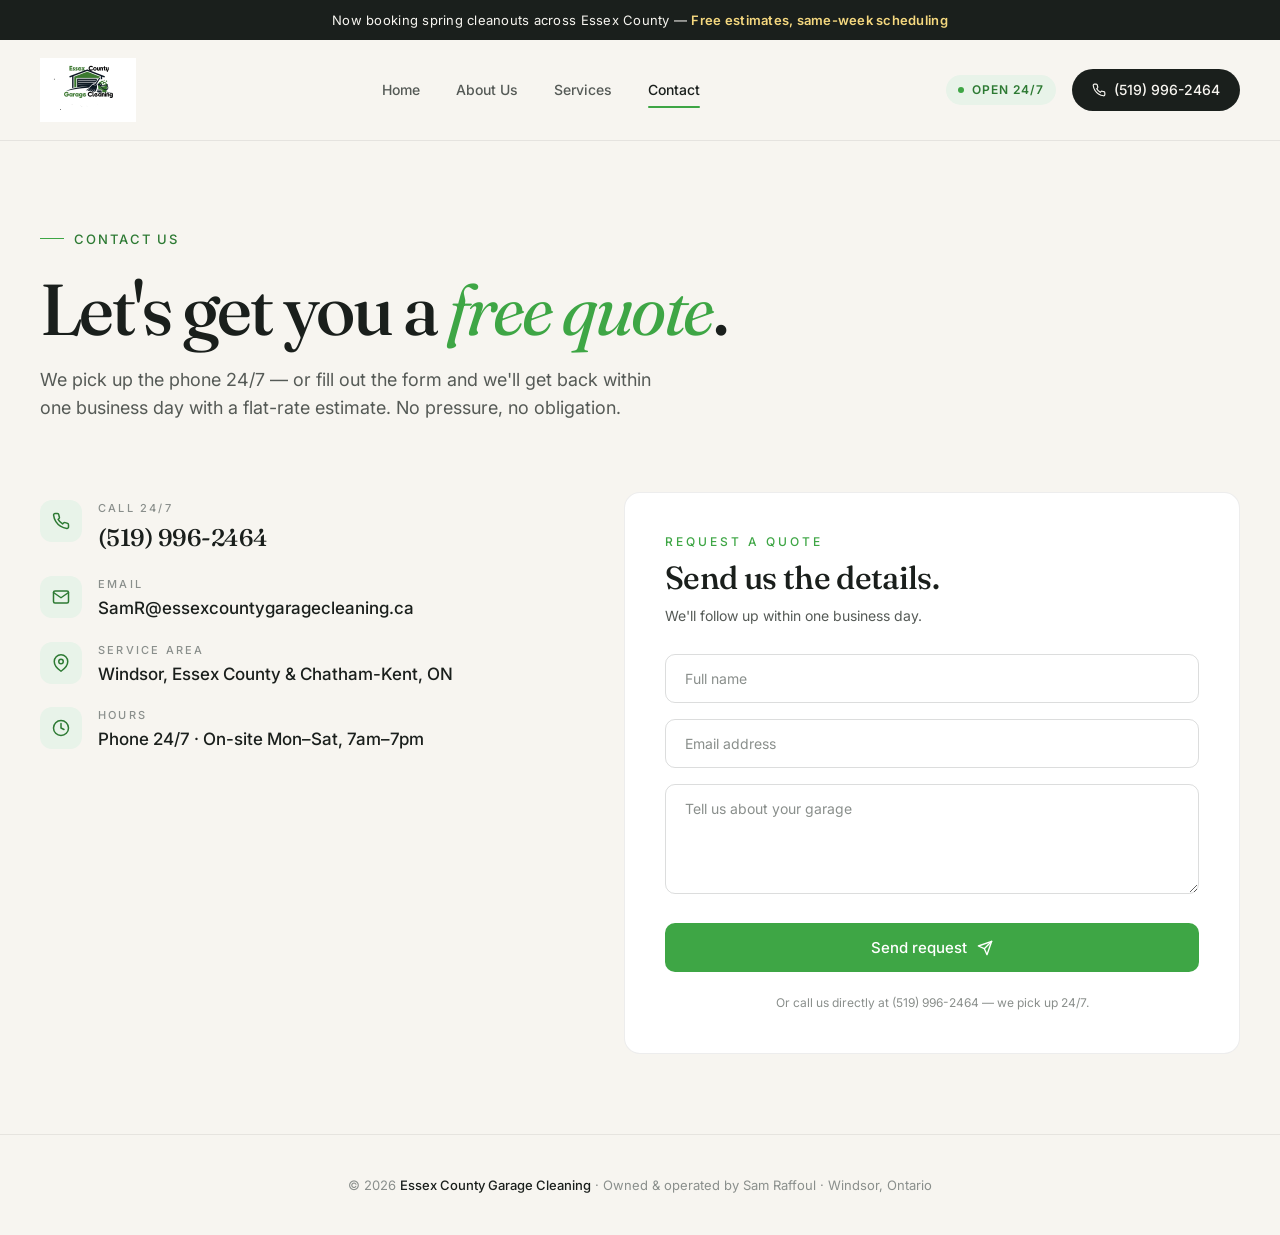
<file: contact.html>
<!DOCTYPE html>
<html lang="en">
<head>
<meta charset="UTF-8" />
<meta name="viewport" content="width=device-width, initial-scale=1.0" />
<title>Contact — Essex County Garage Cleaning</title>
<link rel="preconnect" href="https://fonts.googleapis.com">
<link rel="preconnect" href="https://fonts.gstatic.com" crossorigin>
<link href="https://fonts.googleapis.com/css2?family=Fraunces:ital,opsz,wght@0,9..144,400;0,9..144,500;0,9..144,600;1,9..144,500&family=Inter:wght@300;400;500;600;700&display=swap" rel="stylesheet">
<style>
/* ============================================
   Essex County Garage Cleaning — Shared Styles
   ============================================ */

:root {
  --bg: #f7f5f0;
  --bg-card: #ffffff;
  --ink: #1a1f1c;
  --ink-soft: #555a56;
  --muted: #8a8f8c;
  --accent: #3ea645;          /* tuned to match logo green */
  --accent-soft: #e8f3e9;
  --accent-deep: #2d7a33;
  --logo-navy: #182b3a;       /* from logo outlines */
  --gold: #f5d87f;
  --line: rgba(26, 31, 28, 0.08);
  --line-strong: rgba(26, 31, 28, 0.15);
  --radius: 16px;
  --radius-sm: 10px;
}

* { box-sizing: border-box; margin: 0; padding: 0; }
html { scroll-behavior: smooth; }

body {
  background: var(--bg);
  color: var(--ink);
  font-family: 'Inter', system-ui, sans-serif;
  -webkit-font-smoothing: antialiased;
  line-height: 1.55;
  font-size: 16px;
}
a { color: inherit; text-decoration: none; }

.container-wide { max-width: 1280px; margin: 0 auto; padding: 0 40px; }

/* ---------- ANNOUNCEMENT ---------- */
.announce {
  background: var(--ink);
  color: var(--bg);
  font-size: 13px;
  letter-spacing: 0.02em;
  text-align: center;
  padding: 10px 20px;
}
.announce strong { color: var(--gold); font-weight: 600; }

/* ---------- HEADER ---------- */
header.site-header {
  border-bottom: 1px solid var(--line);
  position: sticky;
  top: 0;
  z-index: 50;
  backdrop-filter: blur(8px);
  background: rgba(247, 245, 240, 0.92);
}
.header-inner {
  max-width: 1280px;
  margin: 0 auto;
  padding: 18px 40px;
  display: grid;
  grid-template-columns: auto 1fr auto;
  align-items: center;
  gap: 40px;
}
.brand {
  display: flex;
  align-items: center;
  gap: 14px;
}
.brand-logo {
  height: 64px;
  width: auto;
  display: block;
}
nav.primary ul {
  list-style: none;
  display: flex;
  gap: 36px;
  justify-content: center;
  font-size: 14px;
  font-weight: 500;
}
nav.primary a {
  color: var(--ink-soft);
  transition: color 0.2s;
  position: relative;
  padding: 4px 0;
}
nav.primary a:hover { color: var(--accent); }
nav.primary a.active { color: var(--ink); }
nav.primary a.active::after {
  content: '';
  position: absolute;
  bottom: -6px;
  left: 0; right: 0;
  height: 2px;
  background: var(--accent);
  border-radius: 2px;
}
.header-cta { display: flex; align-items: center; gap: 16px; }
.pill-247 {
  display: inline-flex;
  align-items: center;
  gap: 8px;
  background: var(--accent-soft);
  color: var(--accent-deep);
  font-size: 12px;
  font-weight: 600;
  letter-spacing: 0.08em;
  padding: 6px 12px;
  border-radius: 999px;
  text-transform: uppercase;
}
.pill-247::before {
  content: '';
  width: 6px; height: 6px;
  border-radius: 50%;
  background: var(--accent);
  animation: pulse 2s infinite;
}
@keyframes pulse {
  0%, 100% { opacity: 1; transform: scale(1); }
  50% { opacity: 0.4; transform: scale(1.3); }
}
.btn-phone {
  background: var(--ink);
  color: var(--bg);
  padding: 10px 20px;
  border-radius: 999px;
  font-size: 14px;
  font-weight: 500;
  transition: background 0.2s;
  display: inline-flex;
  align-items: center;
  gap: 8px;
}
.btn-phone:hover { background: var(--accent); }
.btn-phone svg { width: 14px; height: 14px; }

/* ---------- BUTTONS ---------- */
.btn-primary {
  background: var(--accent);
  color: #fff;
  padding: 14px 28px;
  border-radius: 999px;
  font-size: 15px;
  font-weight: 500;
  transition: all 0.25s;
  display: inline-flex;
  align-items: center;
  gap: 10px;
  border: none;
  cursor: pointer;
}
.btn-primary:hover {
  background: var(--accent-deep);
  transform: translateY(-2px);
  box-shadow: 0 10px 20px -10px rgba(62, 166, 69, 0.5);
}
.btn-primary svg { width: 16px; height: 16px; transition: transform 0.2s; }
.btn-primary:hover svg { transform: translateX(3px); }
.btn-ghost {
  color: var(--ink);
  font-size: 15px;
  font-weight: 500;
  padding: 14px 8px;
  border-bottom: 1px solid var(--ink);
  transition: color 0.2s, border-color 0.2s;
}
.btn-ghost:hover { color: var(--accent); border-color: var(--accent); }

/* ---------- TYPE ---------- */
.eyebrow {
  display: inline-flex;
  align-items: center;
  gap: 10px;
  font-size: 13px;
  color: var(--accent-deep);
  letter-spacing: 0.15em;
  text-transform: uppercase;
  font-weight: 500;
  margin-bottom: 24px;
}
.eyebrow::before {
  content: '';
  width: 24px;
  height: 1px;
  background: var(--accent);
}
h1.display {
  font-family: 'Fraunces', serif;
  font-size: clamp(44px, 6vw, 76px);
  line-height: 1.02;
  font-weight: 500;
  letter-spacing: -0.035em;
}
h1.display em, h2.display em {
  font-style: italic;
  color: var(--accent);
  font-weight: 400;
}
h2.display {
  font-family: 'Fraunces', serif;
  font-weight: 500;
  font-size: clamp(32px, 4vw, 48px);
  letter-spacing: -0.03em;
  line-height: 1.05;
}

/* ---------- HERO (home) ---------- */
.hero {
  max-width: 1280px;
  margin: 0 auto;
  padding: 80px 40px 60px;
  display: grid;
  grid-template-columns: 1.2fr 1fr;
  gap: 80px;
  align-items: center;
}
.hero-lead {
  margin-top: 24px;
  font-size: 18px;
  color: var(--ink-soft);
  max-width: 480px;
  line-height: 1.6;
}
.hero-ctas {
  margin-top: 36px;
  display: flex;
  gap: 14px;
  align-items: center;
  flex-wrap: wrap;
}
.hero-visual {
  position: relative;
  aspect-ratio: 4 / 5;
  border-radius: var(--radius);
  overflow: hidden;
  background:
    linear-gradient(135deg, rgba(62,166,69,0.9), rgba(45,122,51,0.95)),
    repeating-linear-gradient(45deg, transparent 0 20px, rgba(255,255,255,0.04) 20px 21px);
  padding: 36px;
  display: flex;
  flex-direction: column;
  justify-content: space-between;
  color: #fff;
}
.hero-visual::after {
  content: '';
  position: absolute;
  inset: 0;
  background: radial-gradient(circle at 80% 20%, rgba(245, 216, 127, 0.15), transparent 50%);
  pointer-events: none;
}
.visual-top {
  display: flex;
  justify-content: space-between;
  align-items: flex-start;
  position: relative;
  z-index: 1;
}
.visual-tag {
  font-size: 11px;
  letter-spacing: 0.25em;
  text-transform: uppercase;
  color: rgba(255,255,255,0.8);
}
.visual-check {
  width: 40px; height: 40px;
  border-radius: 50%;
  border: 1px solid rgba(255,255,255,0.3);
  display: grid; place-items: center;
  color: var(--gold);
}
.visual-center { text-align: center; position: relative; z-index: 1; }
.visual-big {
  font-family: 'Fraunces', serif;
  font-size: 84px;
  font-weight: 500;
  letter-spacing: -0.04em;
  line-height: 1;
  background: linear-gradient(180deg, #fff 0%, rgba(255,255,255,0.6) 100%);
  -webkit-background-clip: text;
  background-clip: text;
  -webkit-text-fill-color: transparent;
}
.visual-big-sub {
  font-family: 'Fraunces', serif;
  font-style: italic;
  font-size: 22px;
  color: var(--gold);
  margin-top: 4px;
}
.visual-bottom {
  position: relative;
  z-index: 1;
  font-size: 14px;
  line-height: 1.5;
  color: rgba(255,255,255,0.9);
}
.visual-bottom strong { color: #fff; font-weight: 600; }

/* ---------- PAGE HEADER (subpages) ---------- */
.page-hero {
  max-width: 1280px;
  margin: 0 auto;
  padding: 80px 40px 50px;
}
.page-hero h1 {
  font-family: 'Fraunces', serif;
  font-size: clamp(44px, 6vw, 72px);
  font-weight: 500;
  letter-spacing: -0.035em;
  line-height: 1.02;
  max-width: 800px;
}
.page-hero h1 em { font-style: italic; color: var(--accent); font-weight: 400; }
.page-hero .lead {
  margin-top: 20px;
  font-size: 18px;
  color: var(--ink-soft);
  max-width: 620px;
}

/* ---------- SECTION HEAD ---------- */
.section-head {
  display: flex;
  align-items: flex-end;
  justify-content: space-between;
  margin-bottom: 48px;
  gap: 40px;
  flex-wrap: wrap;
}
.section-head h2 { max-width: 600px; }
.section-head p {
  color: var(--ink-soft);
  max-width: 340px;
  font-size: 15px;
}

/* ---------- SERVICES / PACKAGES ---------- */
section.services, section.page-section {
  max-width: 1280px;
  margin: 80px auto;
  padding: 0 40px;
}
.pkg-grid {
  display: grid;
  grid-template-columns: repeat(3, 1fr);
  gap: 20px;
  align-items: stretch;
}
.pkg { display: flex; flex-direction: column; }
.pkg-inner { display: flex; flex-direction: column; flex: 1; }
.pkg-features { flex: 1; }
.pkg {
  background: var(--bg-card);
  border: 1px solid var(--line);
  border-radius: var(--radius);
  padding: 32px 28px;
  position: relative;
  overflow: hidden;
  transition: all 0.3s ease;
}
.pkg.custom {
  background: transparent;
  border: 1.5px dashed var(--line-strong);
}
.pkg.custom:hover {
  border-color: var(--accent);
  border-style: solid;
  background: var(--bg-card);
}
.pkg.custom .pkg-foot {
  border-top-style: solid;
  border-top-color: var(--line);
}
.pkg::before {
  content: '';
  position: absolute;
  inset: 0;
  background: linear-gradient(135deg, var(--accent-soft) 0%, transparent 60%);
  opacity: 0;
  transition: opacity 0.3s;
  pointer-events: none;
}
.pkg:hover {
  border-color: var(--accent);
  transform: translateY(-4px);
  box-shadow: 0 20px 40px -20px rgba(62, 166, 69, 0.25);
}
.pkg:hover::before { opacity: 1; }
.pkg.featured {
  border-color: var(--accent);
  background: linear-gradient(180deg, var(--accent-soft) 0%, var(--bg-card) 100%);
}
.pkg-inner { position: relative; z-index: 1; }
.pkg-badge {
  display: inline-flex;
  align-items: center;
  gap: 6px;
  background: var(--accent);
  color: #fff;
  font-size: 11px;
  font-weight: 600;
  letter-spacing: 0.12em;
  text-transform: uppercase;
  padding: 4px 10px;
  border-radius: 999px;
  margin-bottom: 16px;
}
.pkg-num {
  font-family: 'Fraunces', serif;
  font-size: 13px;
  color: var(--accent);
  letter-spacing: 0.3em;
  text-transform: uppercase;
  font-weight: 500;
}
.pkg-name {
  font-family: 'Fraunces', serif;
  font-size: 32px;
  font-weight: 500;
  letter-spacing: -0.02em;
  margin-top: 8px;
  line-height: 1.1;
}
.pkg-desc {
  color: var(--ink-soft);
  font-size: 14px;
  margin-top: 12px;
  line-height: 1.6;
}
.pkg-features {
  list-style: none;
  margin-top: 24px;
  display: flex;
  flex-direction: column;
  gap: 10px;
}
.pkg-features li {
  display: flex;
  align-items: flex-start;
  gap: 10px;
  font-size: 14px;
  color: var(--ink-soft);
}
.pkg-features li::before {
  content: '';
  width: 16px; height: 16px;
  flex-shrink: 0;
  margin-top: 3px;
  background-image: url("data:image/svg+xml;utf8,<svg xmlns='http://www.w3.org/2000/svg' viewBox='0 0 16 16' fill='none' stroke='%233ea645' stroke-width='2'><path d='M3 8l3 3 7-7'/></svg>");
  background-size: contain;
  background-repeat: no-repeat;
}
.pkg-foot {
  margin-top: 28px;
  padding-top: 24px;
  border-top: 1px dashed var(--line-strong);
  display: flex;
  align-items: flex-end;
  justify-content: space-between;
}
.pkg-price {
  font-family: 'Fraunces', serif;
  font-size: 36px;
  font-weight: 500;
  letter-spacing: -0.03em;
  line-height: 1;
}
.pkg-price .from {
  font-size: 11px;
  color: var(--muted);
  font-family: 'Inter', sans-serif;
  display: block;
  font-weight: 400;
  margin-bottom: 4px;
  letter-spacing: 0.1em;
  text-transform: uppercase;
}
.pkg-price .dollar { font-size: 18px; vertical-align: top; color: var(--muted); margin-right: 2px; }
.pkg-cta {
  color: var(--accent);
  font-size: 14px;
  font-weight: 500;
  display: inline-flex;
  align-items: center;
  gap: 6px;
  transition: gap 0.2s;
  padding-bottom: 4px;
}
.pkg:hover .pkg-cta { gap: 10px; }

/* ---------- CONTACT CARD (reused as home CTA + on contact page) ---------- */
.contact-card {
  background: var(--bg-card);
  border: 1px solid var(--line);
  border-radius: var(--radius);
  padding: 40px;
}
.contact-kicker {
  font-size: 12px;
  color: var(--accent);
  letter-spacing: 0.25em;
  text-transform: uppercase;
  font-weight: 500;
}
.contact-title {
  font-family: 'Fraunces', serif;
  font-size: 32px;
  font-weight: 500;
  letter-spacing: -0.02em;
  margin-top: 8px;
  line-height: 1.1;
}
.contact-sub {
  font-size: 14px;
  color: var(--ink-soft);
  margin-top: 10px;
}
form {
  margin-top: 28px;
  display: flex;
  flex-direction: column;
  gap: 16px;
}
.field { position: relative; }
.field label {
  position: absolute;
  top: 14px;
  left: 16px;
  font-size: 14px;
  color: var(--muted);
  pointer-events: none;
  transition: all 0.2s ease;
  background: var(--bg-card);
  padding: 0 4px;
}
.field input,
.field textarea {
  width: 100%;
  padding: 14px 16px;
  border: 1px solid var(--line-strong);
  border-radius: var(--radius-sm);
  background: transparent;
  font-family: inherit;
  font-size: 15px;
  color: var(--ink);
  transition: border-color 0.2s;
  outline: none;
}
.field textarea { resize: vertical; min-height: 110px; }
.field input:focus,
.field textarea:focus { border-color: var(--accent); }
.field input:focus + label,
.field input:not(:placeholder-shown) + label,
.field textarea:focus + label,
.field textarea:not(:placeholder-shown) + label {
  top: -8px;
  font-size: 11px;
  color: var(--accent);
  letter-spacing: 0.08em;
  text-transform: uppercase;
}
.form-submit {
  background: var(--accent);
  color: #fff;
  padding: 15px 24px;
  border: none;
  border-radius: var(--radius-sm);
  font-family: inherit;
  font-size: 15px;
  font-weight: 500;
  cursor: pointer;
  transition: background 0.2s;
  margin-top: 6px;
  display: inline-flex;
  align-items: center;
  justify-content: center;
  gap: 10px;
}
.form-submit:hover { background: var(--accent-deep); }
.form-submit svg { width: 16px; height: 16px; }
.form-note {
  font-size: 12px;
  color: var(--muted);
  text-align: center;
  margin-top: 6px;
}

/* ---------- CONTACT ROW (home + contact page use this) ---------- */
.contact-row {
  max-width: 1280px;
  margin: 80px auto;
  padding: 0 40px;
  display: grid;
  grid-template-columns: 1fr 1.1fr;
  gap: 24px;
  align-items: start;
}
.contact-info {
  padding: 8px 20px 8px 0;
}
.contact-info h2 { margin-bottom: 20px; }
.contact-info p.lead {
  font-size: 17px;
  color: var(--ink-soft);
  line-height: 1.65;
  max-width: 460px;
}
.contact-details {
  margin-top: 36px;
  display: flex;
  flex-direction: column;
  gap: 20px;
}
.contact-detail {
  display: flex;
  gap: 16px;
  align-items: flex-start;
}
.contact-detail-icon {
  width: 42px; height: 42px;
  border-radius: 12px;
  background: var(--accent-soft);
  color: var(--accent-deep);
  display: grid;
  place-items: center;
  flex-shrink: 0;
}
.contact-detail-icon svg { width: 18px; height: 18px; }
.contact-detail-label {
  font-size: 11px;
  letter-spacing: 0.2em;
  text-transform: uppercase;
  color: var(--muted);
  font-weight: 500;
}
.contact-detail-value {
  font-size: 17px;
  color: var(--ink);
  margin-top: 2px;
  font-weight: 500;
}
.contact-detail-value.large {
  font-family: 'Fraunces', serif;
  font-size: 24px;
  letter-spacing: -0.01em;
}

/* ---------- ABOUT PAGE BLOCKS ---------- */
.about-grid {
  max-width: 1280px;
  margin: 60px auto;
  padding: 0 40px;
  display: grid;
  grid-template-columns: 1.1fr 1fr;
  gap: 60px;
  align-items: center;
}
.about-copy h2 { margin-bottom: 24px; }
.about-copy p {
  color: var(--ink-soft);
  font-size: 16px;
  line-height: 1.7;
  margin-bottom: 18px;
}
.about-copy p strong { color: var(--ink); font-weight: 600; }

.values-grid {
  max-width: 1280px;
  margin: 80px auto;
  padding: 0 40px;
  display: grid;
  grid-template-columns: repeat(3, 1fr);
  gap: 24px;
}
.value-box {
  background: var(--bg-card);
  border: 1px solid var(--line);
  border-radius: var(--radius);
  padding: 32px;
  transition: all 0.3s;
}
.value-box:hover {
  border-color: var(--accent);
  transform: translateY(-4px);
  box-shadow: 0 20px 40px -20px rgba(62, 166, 69, 0.25);
}
.value-icon {
  width: 48px; height: 48px;
  border-radius: 12px;
  background: var(--accent-soft);
  color: var(--accent-deep);
  display: grid;
  place-items: center;
  margin-bottom: 20px;
}
.value-icon svg { width: 22px; height: 22px; }
.value-box h3 {
  font-family: 'Fraunces', serif;
  font-size: 22px;
  font-weight: 500;
  letter-spacing: -0.01em;
  margin-bottom: 10px;
}
.value-box p {
  color: var(--ink-soft);
  font-size: 14px;
  line-height: 1.6;
}

/* ---------- SERVICES PAGE ---------- */
.service-list {
  max-width: 1280px;
  margin: 40px auto 80px;
  padding: 0 40px;
  display: grid;
  grid-template-columns: repeat(2, 1fr);
  gap: 24px;
}
.service-card {
  background: var(--bg-card);
  border: 1px solid var(--line);
  border-radius: var(--radius);
  padding: 40px;
  transition: all 0.3s;
  position: relative;
  overflow: hidden;
}
.service-card::before {
  content: '';
  position: absolute;
  top: 0; right: 0;
  width: 140px; height: 140px;
  background: radial-gradient(circle at top right, var(--accent-soft), transparent 70%);
  opacity: 0;
  transition: opacity 0.3s;
}
.service-card:hover {
  border-color: var(--accent);
  transform: translateY(-4px);
  box-shadow: 0 20px 40px -20px rgba(62, 166, 69, 0.25);
}
.service-card:hover::before { opacity: 1; }
.service-icon {
  width: 56px; height: 56px;
  border-radius: 14px;
  background: var(--accent);
  color: #fff;
  display: grid;
  place-items: center;
  margin-bottom: 24px;
  position: relative;
}
.service-icon svg { width: 26px; height: 26px; }
.service-card h3 {
  font-family: 'Fraunces', serif;
  font-size: 28px;
  font-weight: 500;
  letter-spacing: -0.02em;
  line-height: 1.1;
  position: relative;
}
.service-card p {
  margin-top: 14px;
  color: var(--ink-soft);
  font-size: 15px;
  line-height: 1.65;
  position: relative;
}
.service-card ul {
  list-style: none;
  margin-top: 20px;
  display: flex;
  flex-direction: column;
  gap: 8px;
  position: relative;
}
.service-card ul li {
  display: flex;
  align-items: flex-start;
  gap: 10px;
  font-size: 14px;
  color: var(--ink-soft);
}
.service-card ul li::before {
  content: '';
  width: 14px; height: 14px;
  flex-shrink: 0;
  margin-top: 4px;
  background-image: url("data:image/svg+xml;utf8,<svg xmlns='http://www.w3.org/2000/svg' viewBox='0 0 16 16' fill='none' stroke='%233ea645' stroke-width='2'><path d='M3 8l3 3 7-7'/></svg>");
  background-size: contain;
  background-repeat: no-repeat;
}

/* ---------- FOOTER ---------- */
footer.site-footer {
  border-top: 1px solid var(--line);
  margin-top: 60px;
  padding: 40px;
  text-align: center;
  font-size: 13px;
  color: var(--muted);
}
footer.site-footer strong { color: var(--ink); font-weight: 500; }

/* ---------- RESPONSIVE ---------- */
@media (max-width: 1100px) {
  .pkg-grid { grid-template-columns: 1fr; gap: 18px; }
  .pkg { padding: 32px; }
}
@media (max-width: 960px) {
  .header-inner { grid-template-columns: 1fr auto; gap: 20px; padding: 16px 24px; }
  nav.primary { display: none; }
  .brand-logo { height: 48px; }
  .hero { grid-template-columns: 1fr; padding: 60px 24px; gap: 48px; }
  .hero-visual { aspect-ratio: 4/3; }
  .contact-row { grid-template-columns: 1fr; padding: 0 24px; margin: 60px auto; }
  .pkg-grid { grid-template-columns: 1fr; }
  .section-head { flex-direction: column; align-items: flex-start; }
  .contact-card { padding: 32px 24px; }
  section.services, section.page-section { padding: 0 24px; margin: 60px auto; }
  .header-cta .pill-247 { display: none; }
  .page-hero { padding: 50px 24px 30px; }
  .about-grid { grid-template-columns: 1fr; gap: 40px; padding: 0 24px; }
  .values-grid { grid-template-columns: 1fr; padding: 0 24px; margin: 60px auto; }
  .service-list { grid-template-columns: 1fr; padding: 0 24px; }
}
@media (max-width: 560px) {
  .section-head h2 { font-size: 32px; }
  .service-card, .contact-card { padding: 28px 22px; }
  .brand-logo { height: 42px; }
}

</style>
</head>
<body>

<div class="announce">
  Now booking spring cleanouts across Essex County — <strong>Free estimates, same-week scheduling</strong>
</div>

<header class="site-header">
  <div class="header-inner">
    <a href="index.html" class="brand">
      <img src="[data-uri]" alt="Essex County Garage Cleaning" class="brand-logo">
    </a>
    <nav class="primary">
      <ul>
        <li><a href="index.html">Home</a></li>
        <li><a href="about.html">About Us</a></li>
        <li><a href="services.html">Services</a></li>
        <li><a href="contact.html" class="active">Contact</a></li>
      </ul>
    </nav>
    <div class="header-cta">
      <span class="pill-247">Open 24/7</span>
      <a href="tel:5199962464" class="btn-phone">
        <svg viewBox="0 0 24 24" fill="none" stroke="currentColor" stroke-width="2" stroke-linecap="round" stroke-linejoin="round"><path d="M22 16.92v3a2 2 0 0 1-2.18 2 19.79 19.79 0 0 1-8.63-3.07 19.5 19.5 0 0 1-6-6 19.79 19.79 0 0 1-3.07-8.67A2 2 0 0 1 4.11 2h3a2 2 0 0 1 2 1.72 12.84 12.84 0 0 0 .7 2.81 2 2 0 0 1-.45 2.11L8.09 9.91a16 16 0 0 0 6 6l1.27-1.27a2 2 0 0 1 2.11-.45 12.84 12.84 0 0 0 2.81.7A2 2 0 0 1 22 16.92z"/></svg>
        (519) 996-2464
      </a>
    </div>
  </div>
</header>

<section class="page-hero">
  <div class="eyebrow">Contact us</div>
  <h1>Let's get you a <em>free quote</em>.</h1>
  <p class="lead">
    We pick up the phone 24/7 — or fill out the form and we'll get back within one business day with a flat-rate estimate. No pressure, no obligation.
  </p>
</section>

<section class="contact-row" style="margin-top: 20px;">
  <div class="contact-info">
    <div class="contact-details" style="margin-top: 0;">
      <div class="contact-detail">
        <div class="contact-detail-icon">
          <svg viewBox="0 0 24 24" fill="none" stroke="currentColor" stroke-width="2" stroke-linecap="round" stroke-linejoin="round"><path d="M22 16.92v3a2 2 0 0 1-2.18 2 19.79 19.79 0 0 1-8.63-3.07 19.5 19.5 0 0 1-6-6 19.79 19.79 0 0 1-3.07-8.67A2 2 0 0 1 4.11 2h3a2 2 0 0 1 2 1.72 12.84 12.84 0 0 0 .7 2.81 2 2 0 0 1-.45 2.11L8.09 9.91a16 16 0 0 0 6 6l1.27-1.27a2 2 0 0 1 2.11-.45 12.84 12.84 0 0 0 2.81.7A2 2 0 0 1 22 16.92z"/></svg>
        </div>
        <div>
          <div class="contact-detail-label">Call 24/7</div>
          <div class="contact-detail-value large">(519) 996-2464</div>
        </div>
      </div>
      <div class="contact-detail">
        <div class="contact-detail-icon">
          <svg viewBox="0 0 24 24" fill="none" stroke="currentColor" stroke-width="2" stroke-linecap="round" stroke-linejoin="round"><path d="M4 4h16c1.1 0 2 .9 2 2v12c0 1.1-.9 2-2 2H4c-1.1 0-2-.9-2-2V6c0-1.1.9-2 2-2z"/><polyline points="22,6 12,13 2,6"/></svg>
        </div>
        <div>
          <div class="contact-detail-label">Email</div>
          <div class="contact-detail-value">SamR@essexcountygaragecleaning.ca</div>
        </div>
      </div>
      <div class="contact-detail">
        <div class="contact-detail-icon">
          <svg viewBox="0 0 24 24" fill="none" stroke="currentColor" stroke-width="2" stroke-linecap="round" stroke-linejoin="round"><path d="M21 10c0 7-9 13-9 13s-9-6-9-13a9 9 0 0 1 18 0z"/><circle cx="12" cy="10" r="3"/></svg>
        </div>
        <div>
          <div class="contact-detail-label">Service area</div>
          <div class="contact-detail-value">Windsor, Essex County &amp; Chatham-Kent, ON</div>
        </div>
      </div>
      <div class="contact-detail">
        <div class="contact-detail-icon">
          <svg viewBox="0 0 24 24" fill="none" stroke="currentColor" stroke-width="2" stroke-linecap="round" stroke-linejoin="round"><circle cx="12" cy="12" r="10"/><polyline points="12 6 12 12 16 14"/></svg>
        </div>
        <div>
          <div class="contact-detail-label">Hours</div>
          <div class="contact-detail-value">Phone 24/7 · On-site Mon–Sat, 7am–7pm</div>
        </div>
      </div>
    </div>
  </div>

  <div class="contact-card">
    <div class="contact-kicker">Request a quote</div>
    <h3 class="contact-title">Send us the details.</h3>
    <p class="contact-sub">We'll follow up within one business day.</p>
    <form action="https://formspree.io/f/xgorrrez" method="POST">
      <div class="field">
        <input type="text" id="name" name="name" placeholder=" " required />
        <label for="name">Full name</label>
      </div>
      <div class="field">
        <input type="email" id="email" name="email" placeholder=" " required />
        <label for="email">Email address</label>
      </div>
      <div class="field">
        <textarea id="message" name="message" placeholder=" " required></textarea>
        <label for="message">Tell us about your garage</label>
      </div>
      <button type="submit" class="form-submit">
        Send request
        <svg viewBox="0 0 24 24" fill="none" stroke="currentColor" stroke-width="2" stroke-linecap="round" stroke-linejoin="round"><line x1="22" y1="2" x2="11" y2="13"/><polygon points="22 2 15 22 11 13 2 9 22 2"/></svg>
      </button>
      <p class="form-note">Or call us directly at (519) 996-2464 — we pick up 24/7.</p>
    </form>
  </div>
</section>

<footer class="site-footer">
  © 2026 <strong>Essex County Garage Cleaning</strong> · Owned &amp; operated by Sam Raffoul · Windsor, Ontario
</footer>

</body>
</html>
</file>
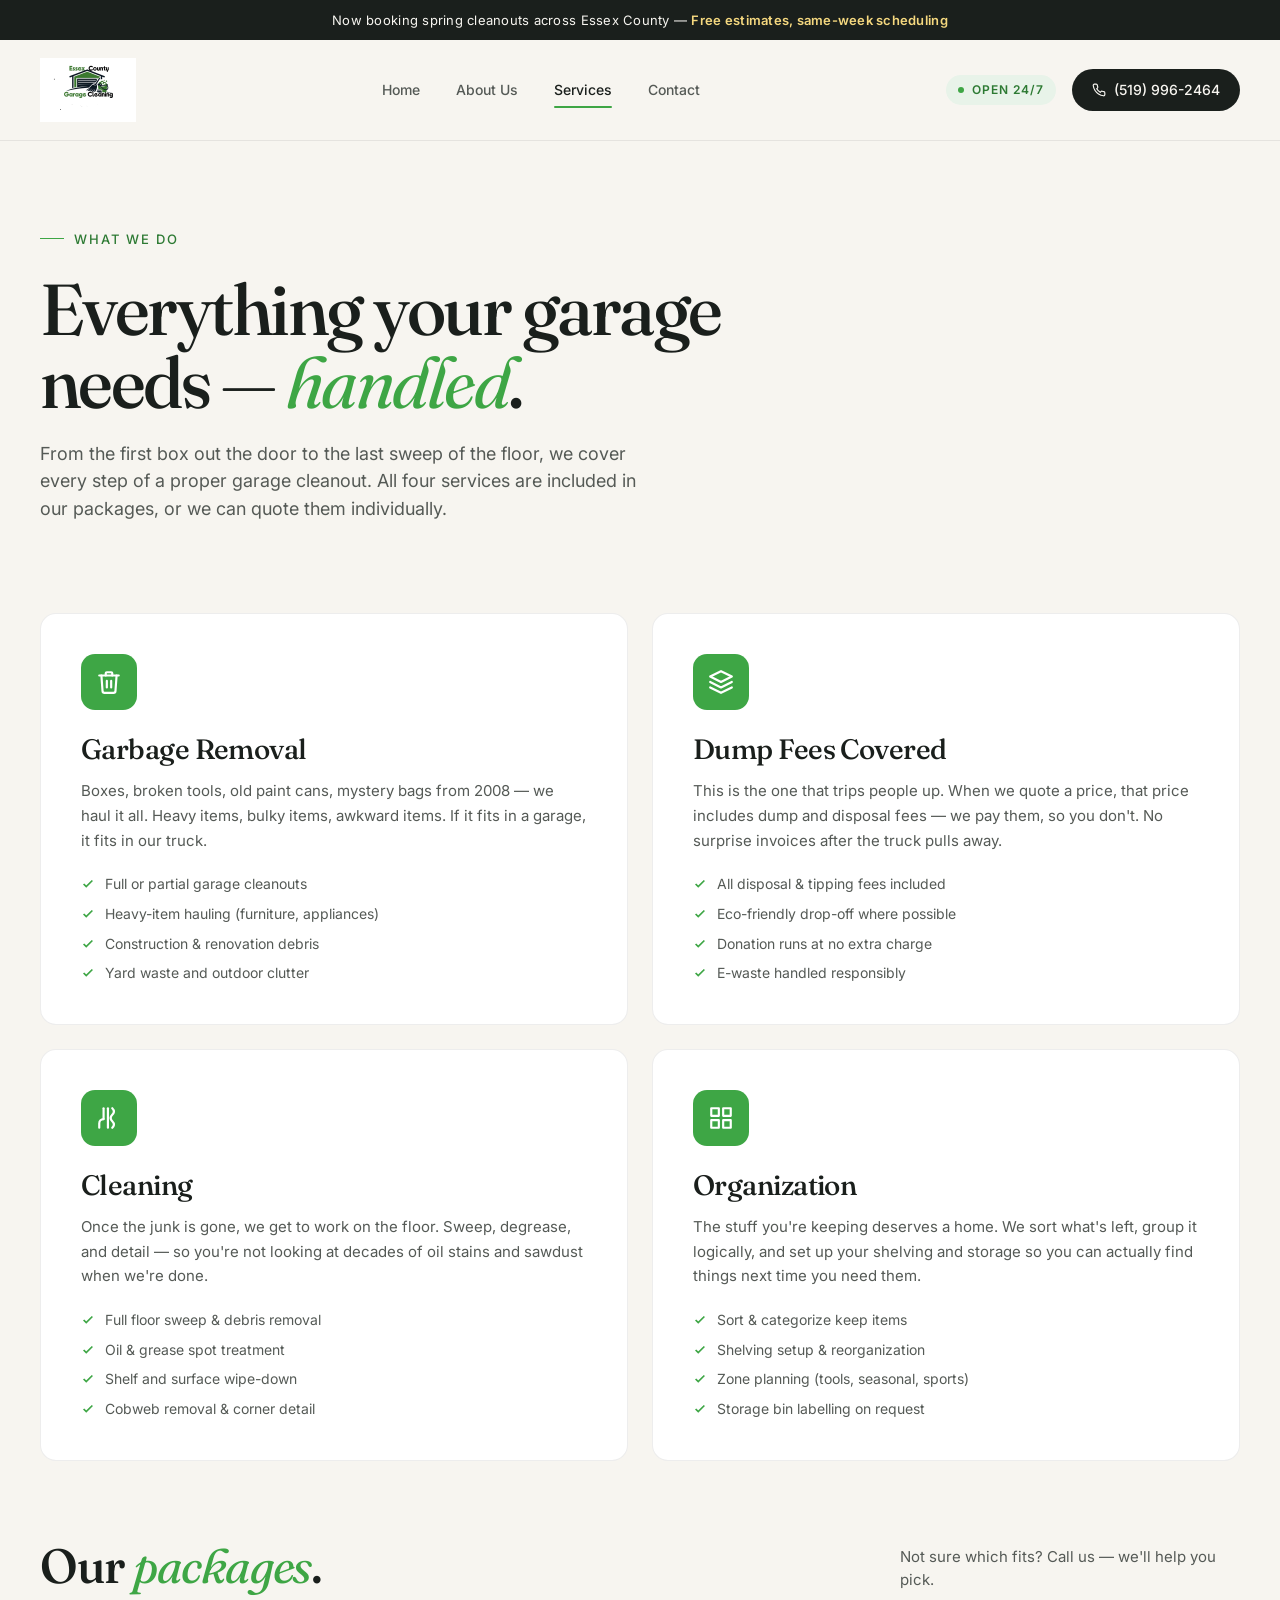
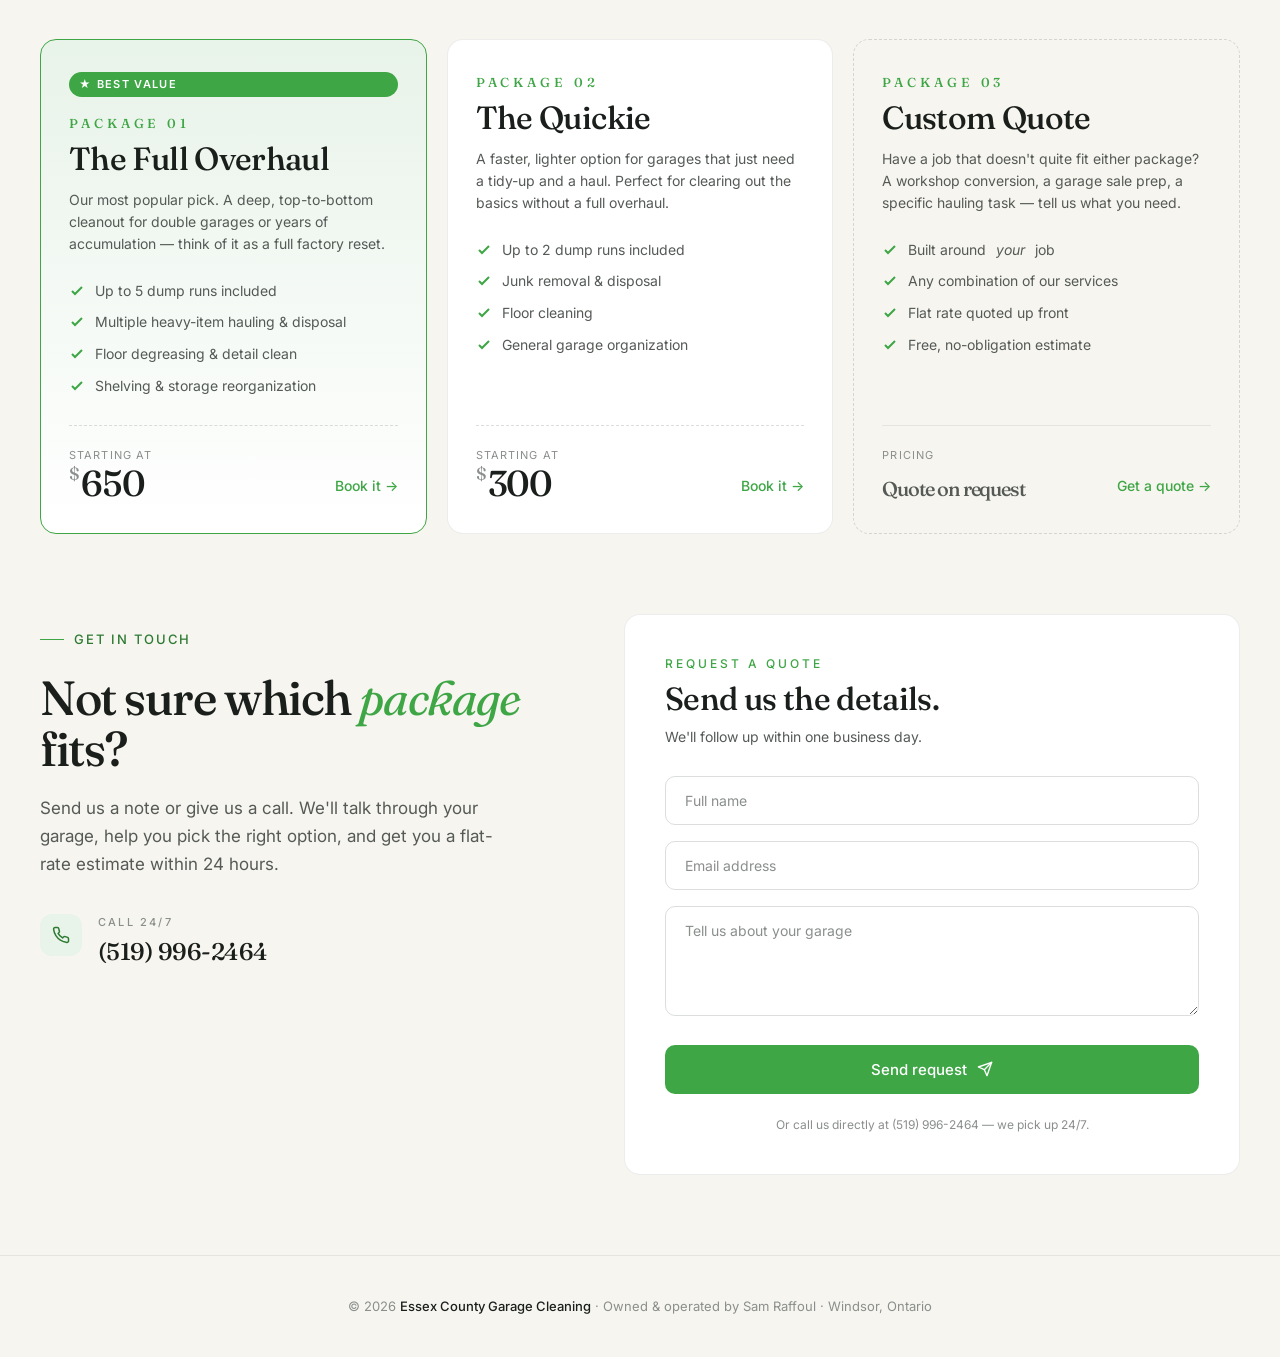
<file: services.html>
<!DOCTYPE html>
<html lang="en">
<head>
<meta charset="UTF-8" />
<meta name="viewport" content="width=device-width, initial-scale=1.0" />
<title>Services — Essex County Garage Cleaning</title>
<link rel="preconnect" href="https://fonts.googleapis.com">
<link rel="preconnect" href="https://fonts.gstatic.com" crossorigin>
<link href="https://fonts.googleapis.com/css2?family=Fraunces:ital,opsz,wght@0,9..144,400;0,9..144,500;0,9..144,600;1,9..144,500&family=Inter:wght@300;400;500;600;700&display=swap" rel="stylesheet">
<style>
/* ============================================
   Essex County Garage Cleaning — Shared Styles
   ============================================ */

:root {
  --bg: #f7f5f0;
  --bg-card: #ffffff;
  --ink: #1a1f1c;
  --ink-soft: #555a56;
  --muted: #8a8f8c;
  --accent: #3ea645;          /* tuned to match logo green */
  --accent-soft: #e8f3e9;
  --accent-deep: #2d7a33;
  --logo-navy: #182b3a;       /* from logo outlines */
  --gold: #f5d87f;
  --line: rgba(26, 31, 28, 0.08);
  --line-strong: rgba(26, 31, 28, 0.15);
  --radius: 16px;
  --radius-sm: 10px;
}

* { box-sizing: border-box; margin: 0; padding: 0; }
html { scroll-behavior: smooth; }

body {
  background: var(--bg);
  color: var(--ink);
  font-family: 'Inter', system-ui, sans-serif;
  -webkit-font-smoothing: antialiased;
  line-height: 1.55;
  font-size: 16px;
}
a { color: inherit; text-decoration: none; }

.container-wide { max-width: 1280px; margin: 0 auto; padding: 0 40px; }

/* ---------- ANNOUNCEMENT ---------- */
.announce {
  background: var(--ink);
  color: var(--bg);
  font-size: 13px;
  letter-spacing: 0.02em;
  text-align: center;
  padding: 10px 20px;
}
.announce strong { color: var(--gold); font-weight: 600; }

/* ---------- HEADER ---------- */
header.site-header {
  border-bottom: 1px solid var(--line);
  position: sticky;
  top: 0;
  z-index: 50;
  backdrop-filter: blur(8px);
  background: rgba(247, 245, 240, 0.92);
}
.header-inner {
  max-width: 1280px;
  margin: 0 auto;
  padding: 18px 40px;
  display: grid;
  grid-template-columns: auto 1fr auto;
  align-items: center;
  gap: 40px;
}
.brand {
  display: flex;
  align-items: center;
  gap: 14px;
}
.brand-logo {
  height: 64px;
  width: auto;
  display: block;
}
nav.primary ul {
  list-style: none;
  display: flex;
  gap: 36px;
  justify-content: center;
  font-size: 14px;
  font-weight: 500;
}
nav.primary a {
  color: var(--ink-soft);
  transition: color 0.2s;
  position: relative;
  padding: 4px 0;
}
nav.primary a:hover { color: var(--accent); }
nav.primary a.active { color: var(--ink); }
nav.primary a.active::after {
  content: '';
  position: absolute;
  bottom: -6px;
  left: 0; right: 0;
  height: 2px;
  background: var(--accent);
  border-radius: 2px;
}
.header-cta { display: flex; align-items: center; gap: 16px; }
.pill-247 {
  display: inline-flex;
  align-items: center;
  gap: 8px;
  background: var(--accent-soft);
  color: var(--accent-deep);
  font-size: 12px;
  font-weight: 600;
  letter-spacing: 0.08em;
  padding: 6px 12px;
  border-radius: 999px;
  text-transform: uppercase;
}
.pill-247::before {
  content: '';
  width: 6px; height: 6px;
  border-radius: 50%;
  background: var(--accent);
  animation: pulse 2s infinite;
}
@keyframes pulse {
  0%, 100% { opacity: 1; transform: scale(1); }
  50% { opacity: 0.4; transform: scale(1.3); }
}
.btn-phone {
  background: var(--ink);
  color: var(--bg);
  padding: 10px 20px;
  border-radius: 999px;
  font-size: 14px;
  font-weight: 500;
  transition: background 0.2s;
  display: inline-flex;
  align-items: center;
  gap: 8px;
}
.btn-phone:hover { background: var(--accent); }
.btn-phone svg { width: 14px; height: 14px; }

/* ---------- BUTTONS ---------- */
.btn-primary {
  background: var(--accent);
  color: #fff;
  padding: 14px 28px;
  border-radius: 999px;
  font-size: 15px;
  font-weight: 500;
  transition: all 0.25s;
  display: inline-flex;
  align-items: center;
  gap: 10px;
  border: none;
  cursor: pointer;
}
.btn-primary:hover {
  background: var(--accent-deep);
  transform: translateY(-2px);
  box-shadow: 0 10px 20px -10px rgba(62, 166, 69, 0.5);
}
.btn-primary svg { width: 16px; height: 16px; transition: transform 0.2s; }
.btn-primary:hover svg { transform: translateX(3px); }
.btn-ghost {
  color: var(--ink);
  font-size: 15px;
  font-weight: 500;
  padding: 14px 8px;
  border-bottom: 1px solid var(--ink);
  transition: color 0.2s, border-color 0.2s;
}
.btn-ghost:hover { color: var(--accent); border-color: var(--accent); }

/* ---------- TYPE ---------- */
.eyebrow {
  display: inline-flex;
  align-items: center;
  gap: 10px;
  font-size: 13px;
  color: var(--accent-deep);
  letter-spacing: 0.15em;
  text-transform: uppercase;
  font-weight: 500;
  margin-bottom: 24px;
}
.eyebrow::before {
  content: '';
  width: 24px;
  height: 1px;
  background: var(--accent);
}
h1.display {
  font-family: 'Fraunces', serif;
  font-size: clamp(44px, 6vw, 76px);
  line-height: 1.02;
  font-weight: 500;
  letter-spacing: -0.035em;
}
h1.display em, h2.display em {
  font-style: italic;
  color: var(--accent);
  font-weight: 400;
}
h2.display {
  font-family: 'Fraunces', serif;
  font-weight: 500;
  font-size: clamp(32px, 4vw, 48px);
  letter-spacing: -0.03em;
  line-height: 1.05;
}

/* ---------- HERO (home) ---------- */
.hero {
  max-width: 1280px;
  margin: 0 auto;
  padding: 80px 40px 60px;
  display: grid;
  grid-template-columns: 1.2fr 1fr;
  gap: 80px;
  align-items: center;
}
.hero-lead {
  margin-top: 24px;
  font-size: 18px;
  color: var(--ink-soft);
  max-width: 480px;
  line-height: 1.6;
}
.hero-ctas {
  margin-top: 36px;
  display: flex;
  gap: 14px;
  align-items: center;
  flex-wrap: wrap;
}
.hero-visual {
  position: relative;
  aspect-ratio: 4 / 5;
  border-radius: var(--radius);
  overflow: hidden;
  background:
    linear-gradient(135deg, rgba(62,166,69,0.9), rgba(45,122,51,0.95)),
    repeating-linear-gradient(45deg, transparent 0 20px, rgba(255,255,255,0.04) 20px 21px);
  padding: 36px;
  display: flex;
  flex-direction: column;
  justify-content: space-between;
  color: #fff;
}
.hero-visual::after {
  content: '';
  position: absolute;
  inset: 0;
  background: radial-gradient(circle at 80% 20%, rgba(245, 216, 127, 0.15), transparent 50%);
  pointer-events: none;
}
.visual-top {
  display: flex;
  justify-content: space-between;
  align-items: flex-start;
  position: relative;
  z-index: 1;
}
.visual-tag {
  font-size: 11px;
  letter-spacing: 0.25em;
  text-transform: uppercase;
  color: rgba(255,255,255,0.8);
}
.visual-check {
  width: 40px; height: 40px;
  border-radius: 50%;
  border: 1px solid rgba(255,255,255,0.3);
  display: grid; place-items: center;
  color: var(--gold);
}
.visual-center { text-align: center; position: relative; z-index: 1; }
.visual-big {
  font-family: 'Fraunces', serif;
  font-size: 84px;
  font-weight: 500;
  letter-spacing: -0.04em;
  line-height: 1;
  background: linear-gradient(180deg, #fff 0%, rgba(255,255,255,0.6) 100%);
  -webkit-background-clip: text;
  background-clip: text;
  -webkit-text-fill-color: transparent;
}
.visual-big-sub {
  font-family: 'Fraunces', serif;
  font-style: italic;
  font-size: 22px;
  color: var(--gold);
  margin-top: 4px;
}
.visual-bottom {
  position: relative;
  z-index: 1;
  font-size: 14px;
  line-height: 1.5;
  color: rgba(255,255,255,0.9);
}
.visual-bottom strong { color: #fff; font-weight: 600; }

/* ---------- PAGE HEADER (subpages) ---------- */
.page-hero {
  max-width: 1280px;
  margin: 0 auto;
  padding: 80px 40px 50px;
}
.page-hero h1 {
  font-family: 'Fraunces', serif;
  font-size: clamp(44px, 6vw, 72px);
  font-weight: 500;
  letter-spacing: -0.035em;
  line-height: 1.02;
  max-width: 800px;
}
.page-hero h1 em { font-style: italic; color: var(--accent); font-weight: 400; }
.page-hero .lead {
  margin-top: 20px;
  font-size: 18px;
  color: var(--ink-soft);
  max-width: 620px;
}

/* ---------- SECTION HEAD ---------- */
.section-head {
  display: flex;
  align-items: flex-end;
  justify-content: space-between;
  margin-bottom: 48px;
  gap: 40px;
  flex-wrap: wrap;
}
.section-head h2 { max-width: 600px; }
.section-head p {
  color: var(--ink-soft);
  max-width: 340px;
  font-size: 15px;
}

/* ---------- SERVICES / PACKAGES ---------- */
section.services, section.page-section {
  max-width: 1280px;
  margin: 80px auto;
  padding: 0 40px;
}
.pkg-grid {
  display: grid;
  grid-template-columns: repeat(3, 1fr);
  gap: 20px;
  align-items: stretch;
}
.pkg { display: flex; flex-direction: column; }
.pkg-inner { display: flex; flex-direction: column; flex: 1; }
.pkg-features { flex: 1; }
.pkg {
  background: var(--bg-card);
  border: 1px solid var(--line);
  border-radius: var(--radius);
  padding: 32px 28px;
  position: relative;
  overflow: hidden;
  transition: all 0.3s ease;
}
.pkg.custom {
  background: transparent;
  border: 1.5px dashed var(--line-strong);
}
.pkg.custom:hover {
  border-color: var(--accent);
  border-style: solid;
  background: var(--bg-card);
}
.pkg.custom .pkg-foot {
  border-top-style: solid;
  border-top-color: var(--line);
}
.pkg::before {
  content: '';
  position: absolute;
  inset: 0;
  background: linear-gradient(135deg, var(--accent-soft) 0%, transparent 60%);
  opacity: 0;
  transition: opacity 0.3s;
  pointer-events: none;
}
.pkg:hover {
  border-color: var(--accent);
  transform: translateY(-4px);
  box-shadow: 0 20px 40px -20px rgba(62, 166, 69, 0.25);
}
.pkg:hover::before { opacity: 1; }
.pkg.featured {
  border-color: var(--accent);
  background: linear-gradient(180deg, var(--accent-soft) 0%, var(--bg-card) 100%);
}
.pkg-inner { position: relative; z-index: 1; }
.pkg-badge {
  display: inline-flex;
  align-items: center;
  gap: 6px;
  background: var(--accent);
  color: #fff;
  font-size: 11px;
  font-weight: 600;
  letter-spacing: 0.12em;
  text-transform: uppercase;
  padding: 4px 10px;
  border-radius: 999px;
  margin-bottom: 16px;
}
.pkg-num {
  font-family: 'Fraunces', serif;
  font-size: 13px;
  color: var(--accent);
  letter-spacing: 0.3em;
  text-transform: uppercase;
  font-weight: 500;
}
.pkg-name {
  font-family: 'Fraunces', serif;
  font-size: 32px;
  font-weight: 500;
  letter-spacing: -0.02em;
  margin-top: 8px;
  line-height: 1.1;
}
.pkg-desc {
  color: var(--ink-soft);
  font-size: 14px;
  margin-top: 12px;
  line-height: 1.6;
}
.pkg-features {
  list-style: none;
  margin-top: 24px;
  display: flex;
  flex-direction: column;
  gap: 10px;
}
.pkg-features li {
  display: flex;
  align-items: flex-start;
  gap: 10px;
  font-size: 14px;
  color: var(--ink-soft);
}
.pkg-features li::before {
  content: '';
  width: 16px; height: 16px;
  flex-shrink: 0;
  margin-top: 3px;
  background-image: url("data:image/svg+xml;utf8,<svg xmlns='http://www.w3.org/2000/svg' viewBox='0 0 16 16' fill='none' stroke='%233ea645' stroke-width='2'><path d='M3 8l3 3 7-7'/></svg>");
  background-size: contain;
  background-repeat: no-repeat;
}
.pkg-foot {
  margin-top: 28px;
  padding-top: 24px;
  border-top: 1px dashed var(--line-strong);
  display: flex;
  align-items: flex-end;
  justify-content: space-between;
}
.pkg-price {
  font-family: 'Fraunces', serif;
  font-size: 36px;
  font-weight: 500;
  letter-spacing: -0.03em;
  line-height: 1;
}
.pkg-price .from {
  font-size: 11px;
  color: var(--muted);
  font-family: 'Inter', sans-serif;
  display: block;
  font-weight: 400;
  margin-bottom: 4px;
  letter-spacing: 0.1em;
  text-transform: uppercase;
}
.pkg-price .dollar { font-size: 18px; vertical-align: top; color: var(--muted); margin-right: 2px; }
.pkg-cta {
  color: var(--accent);
  font-size: 14px;
  font-weight: 500;
  display: inline-flex;
  align-items: center;
  gap: 6px;
  transition: gap 0.2s;
  padding-bottom: 4px;
}
.pkg:hover .pkg-cta { gap: 10px; }

/* ---------- CONTACT CARD (reused as home CTA + on contact page) ---------- */
.contact-card {
  background: var(--bg-card);
  border: 1px solid var(--line);
  border-radius: var(--radius);
  padding: 40px;
}
.contact-kicker {
  font-size: 12px;
  color: var(--accent);
  letter-spacing: 0.25em;
  text-transform: uppercase;
  font-weight: 500;
}
.contact-title {
  font-family: 'Fraunces', serif;
  font-size: 32px;
  font-weight: 500;
  letter-spacing: -0.02em;
  margin-top: 8px;
  line-height: 1.1;
}
.contact-sub {
  font-size: 14px;
  color: var(--ink-soft);
  margin-top: 10px;
}
form {
  margin-top: 28px;
  display: flex;
  flex-direction: column;
  gap: 16px;
}
.field { position: relative; }
.field label {
  position: absolute;
  top: 14px;
  left: 16px;
  font-size: 14px;
  color: var(--muted);
  pointer-events: none;
  transition: all 0.2s ease;
  background: var(--bg-card);
  padding: 0 4px;
}
.field input,
.field textarea {
  width: 100%;
  padding: 14px 16px;
  border: 1px solid var(--line-strong);
  border-radius: var(--radius-sm);
  background: transparent;
  font-family: inherit;
  font-size: 15px;
  color: var(--ink);
  transition: border-color 0.2s;
  outline: none;
}
.field textarea { resize: vertical; min-height: 110px; }
.field input:focus,
.field textarea:focus { border-color: var(--accent); }
.field input:focus + label,
.field input:not(:placeholder-shown) + label,
.field textarea:focus + label,
.field textarea:not(:placeholder-shown) + label {
  top: -8px;
  font-size: 11px;
  color: var(--accent);
  letter-spacing: 0.08em;
  text-transform: uppercase;
}
.form-submit {
  background: var(--accent);
  color: #fff;
  padding: 15px 24px;
  border: none;
  border-radius: var(--radius-sm);
  font-family: inherit;
  font-size: 15px;
  font-weight: 500;
  cursor: pointer;
  transition: background 0.2s;
  margin-top: 6px;
  display: inline-flex;
  align-items: center;
  justify-content: center;
  gap: 10px;
}
.form-submit:hover { background: var(--accent-deep); }
.form-submit svg { width: 16px; height: 16px; }
.form-note {
  font-size: 12px;
  color: var(--muted);
  text-align: center;
  margin-top: 6px;
}

/* ---------- CONTACT ROW (home + contact page use this) ---------- */
.contact-row {
  max-width: 1280px;
  margin: 80px auto;
  padding: 0 40px;
  display: grid;
  grid-template-columns: 1fr 1.1fr;
  gap: 24px;
  align-items: start;
}
.contact-info {
  padding: 8px 20px 8px 0;
}
.contact-info h2 { margin-bottom: 20px; }
.contact-info p.lead {
  font-size: 17px;
  color: var(--ink-soft);
  line-height: 1.65;
  max-width: 460px;
}
.contact-details {
  margin-top: 36px;
  display: flex;
  flex-direction: column;
  gap: 20px;
}
.contact-detail {
  display: flex;
  gap: 16px;
  align-items: flex-start;
}
.contact-detail-icon {
  width: 42px; height: 42px;
  border-radius: 12px;
  background: var(--accent-soft);
  color: var(--accent-deep);
  display: grid;
  place-items: center;
  flex-shrink: 0;
}
.contact-detail-icon svg { width: 18px; height: 18px; }
.contact-detail-label {
  font-size: 11px;
  letter-spacing: 0.2em;
  text-transform: uppercase;
  color: var(--muted);
  font-weight: 500;
}
.contact-detail-value {
  font-size: 17px;
  color: var(--ink);
  margin-top: 2px;
  font-weight: 500;
}
.contact-detail-value.large {
  font-family: 'Fraunces', serif;
  font-size: 24px;
  letter-spacing: -0.01em;
}

/* ---------- ABOUT PAGE BLOCKS ---------- */
.about-grid {
  max-width: 1280px;
  margin: 60px auto;
  padding: 0 40px;
  display: grid;
  grid-template-columns: 1.1fr 1fr;
  gap: 60px;
  align-items: center;
}
.about-copy h2 { margin-bottom: 24px; }
.about-copy p {
  color: var(--ink-soft);
  font-size: 16px;
  line-height: 1.7;
  margin-bottom: 18px;
}
.about-copy p strong { color: var(--ink); font-weight: 600; }

.values-grid {
  max-width: 1280px;
  margin: 80px auto;
  padding: 0 40px;
  display: grid;
  grid-template-columns: repeat(3, 1fr);
  gap: 24px;
}
.value-box {
  background: var(--bg-card);
  border: 1px solid var(--line);
  border-radius: var(--radius);
  padding: 32px;
  transition: all 0.3s;
}
.value-box:hover {
  border-color: var(--accent);
  transform: translateY(-4px);
  box-shadow: 0 20px 40px -20px rgba(62, 166, 69, 0.25);
}
.value-icon {
  width: 48px; height: 48px;
  border-radius: 12px;
  background: var(--accent-soft);
  color: var(--accent-deep);
  display: grid;
  place-items: center;
  margin-bottom: 20px;
}
.value-icon svg { width: 22px; height: 22px; }
.value-box h3 {
  font-family: 'Fraunces', serif;
  font-size: 22px;
  font-weight: 500;
  letter-spacing: -0.01em;
  margin-bottom: 10px;
}
.value-box p {
  color: var(--ink-soft);
  font-size: 14px;
  line-height: 1.6;
}

/* ---------- SERVICES PAGE ---------- */
.service-list {
  max-width: 1280px;
  margin: 40px auto 80px;
  padding: 0 40px;
  display: grid;
  grid-template-columns: repeat(2, 1fr);
  gap: 24px;
}
.service-card {
  background: var(--bg-card);
  border: 1px solid var(--line);
  border-radius: var(--radius);
  padding: 40px;
  transition: all 0.3s;
  position: relative;
  overflow: hidden;
}
.service-card::before {
  content: '';
  position: absolute;
  top: 0; right: 0;
  width: 140px; height: 140px;
  background: radial-gradient(circle at top right, var(--accent-soft), transparent 70%);
  opacity: 0;
  transition: opacity 0.3s;
}
.service-card:hover {
  border-color: var(--accent);
  transform: translateY(-4px);
  box-shadow: 0 20px 40px -20px rgba(62, 166, 69, 0.25);
}
.service-card:hover::before { opacity: 1; }
.service-icon {
  width: 56px; height: 56px;
  border-radius: 14px;
  background: var(--accent);
  color: #fff;
  display: grid;
  place-items: center;
  margin-bottom: 24px;
  position: relative;
}
.service-icon svg { width: 26px; height: 26px; }
.service-card h3 {
  font-family: 'Fraunces', serif;
  font-size: 28px;
  font-weight: 500;
  letter-spacing: -0.02em;
  line-height: 1.1;
  position: relative;
}
.service-card p {
  margin-top: 14px;
  color: var(--ink-soft);
  font-size: 15px;
  line-height: 1.65;
  position: relative;
}
.service-card ul {
  list-style: none;
  margin-top: 20px;
  display: flex;
  flex-direction: column;
  gap: 8px;
  position: relative;
}
.service-card ul li {
  display: flex;
  align-items: flex-start;
  gap: 10px;
  font-size: 14px;
  color: var(--ink-soft);
}
.service-card ul li::before {
  content: '';
  width: 14px; height: 14px;
  flex-shrink: 0;
  margin-top: 4px;
  background-image: url("data:image/svg+xml;utf8,<svg xmlns='http://www.w3.org/2000/svg' viewBox='0 0 16 16' fill='none' stroke='%233ea645' stroke-width='2'><path d='M3 8l3 3 7-7'/></svg>");
  background-size: contain;
  background-repeat: no-repeat;
}

/* ---------- FOOTER ---------- */
footer.site-footer {
  border-top: 1px solid var(--line);
  margin-top: 60px;
  padding: 40px;
  text-align: center;
  font-size: 13px;
  color: var(--muted);
}
footer.site-footer strong { color: var(--ink); font-weight: 500; }

/* ---------- RESPONSIVE ---------- */
@media (max-width: 1100px) {
  .pkg-grid { grid-template-columns: 1fr; gap: 18px; }
  .pkg { padding: 32px; }
}
@media (max-width: 960px) {
  .header-inner { grid-template-columns: 1fr auto; gap: 20px; padding: 16px 24px; }
  nav.primary { display: none; }
  .brand-logo { height: 48px; }
  .hero { grid-template-columns: 1fr; padding: 60px 24px; gap: 48px; }
  .hero-visual { aspect-ratio: 4/3; }
  .contact-row { grid-template-columns: 1fr; padding: 0 24px; margin: 60px auto; }
  .pkg-grid { grid-template-columns: 1fr; }
  .section-head { flex-direction: column; align-items: flex-start; }
  .contact-card { padding: 32px 24px; }
  section.services, section.page-section { padding: 0 24px; margin: 60px auto; }
  .header-cta .pill-247 { display: none; }
  .page-hero { padding: 50px 24px 30px; }
  .about-grid { grid-template-columns: 1fr; gap: 40px; padding: 0 24px; }
  .values-grid { grid-template-columns: 1fr; padding: 0 24px; margin: 60px auto; }
  .service-list { grid-template-columns: 1fr; padding: 0 24px; }
}
@media (max-width: 560px) {
  .section-head h2 { font-size: 32px; }
  .service-card, .contact-card { padding: 28px 22px; }
  .brand-logo { height: 42px; }
}

</style>
</head>
<body>

<div class="announce">
  Now booking spring cleanouts across Essex County — <strong>Free estimates, same-week scheduling</strong>
</div>

<header class="site-header">
  <div class="header-inner">
    <a href="index.html" class="brand">
      <img src="[data-uri]" alt="Essex County Garage Cleaning" class="brand-logo">
    </a>
    <nav class="primary">
      <ul>
        <li><a href="index.html">Home</a></li>
        <li><a href="about.html">About Us</a></li>
        <li><a href="services.html" class="active">Services</a></li>
        <li><a href="contact.html">Contact</a></li>
      </ul>
    </nav>
    <div class="header-cta">
      <span class="pill-247">Open 24/7</span>
      <a href="tel:5199962464" class="btn-phone">
        <svg viewBox="0 0 24 24" fill="none" stroke="currentColor" stroke-width="2" stroke-linecap="round" stroke-linejoin="round"><path d="M22 16.92v3a2 2 0 0 1-2.18 2 19.79 19.79 0 0 1-8.63-3.07 19.5 19.5 0 0 1-6-6 19.79 19.79 0 0 1-3.07-8.67A2 2 0 0 1 4.11 2h3a2 2 0 0 1 2 1.72 12.84 12.84 0 0 0 .7 2.81 2 2 0 0 1-.45 2.11L8.09 9.91a16 16 0 0 0 6 6l1.27-1.27a2 2 0 0 1 2.11-.45 12.84 12.84 0 0 0 2.81.7A2 2 0 0 1 22 16.92z"/></svg>
        (519) 996-2464
      </a>
    </div>
  </div>
</header>

<section class="page-hero">
  <div class="eyebrow">What we do</div>
  <h1>Everything your garage needs — <em>handled</em>.</h1>
  <p class="lead">
    From the first box out the door to the last sweep of the floor, we cover every step of a proper garage cleanout. All four services are included in our packages, or we can quote them individually.
  </p>
</section>

<div class="service-list">
  <div class="service-card">
    <div class="service-icon">
      <svg viewBox="0 0 24 24" fill="none" stroke="currentColor" stroke-width="2" stroke-linecap="round" stroke-linejoin="round"><polyline points="3 6 5 6 21 6"/><path d="M19 6l-1 14a2 2 0 0 1-2 2H8a2 2 0 0 1-2-2L5 6"/><path d="M10 11v6"/><path d="M14 11v6"/><path d="M9 6V4a1 1 0 0 1 1-1h4a1 1 0 0 1 1 1v2"/></svg>
    </div>
    <h3>Garbage Removal</h3>
    <p>Boxes, broken tools, old paint cans, mystery bags from 2008 — we haul it all. Heavy items, bulky items, awkward items. If it fits in a garage, it fits in our truck.</p>
    <ul>
      <li>Full or partial garage cleanouts</li>
      <li>Heavy-item hauling (furniture, appliances)</li>
      <li>Construction &amp; renovation debris</li>
      <li>Yard waste and outdoor clutter</li>
    </ul>
  </div>

  <div class="service-card">
    <div class="service-icon">
      <svg viewBox="0 0 24 24" fill="none" stroke="currentColor" stroke-width="2" stroke-linecap="round" stroke-linejoin="round"><path d="M12 2L2 7l10 5 10-5-10-5z"/><path d="M2 17l10 5 10-5"/><path d="M2 12l10 5 10-5"/></svg>
    </div>
    <h3>Dump Fees Covered</h3>
    <p>This is the one that trips people up. When we quote a price, that price includes dump and disposal fees — we pay them, so you don't. No surprise invoices after the truck pulls away.</p>
    <ul>
      <li>All disposal &amp; tipping fees included</li>
      <li>Eco-friendly drop-off where possible</li>
      <li>Donation runs at no extra charge</li>
      <li>E-waste handled responsibly</li>
    </ul>
  </div>

  <div class="service-card">
    <div class="service-icon">
      <svg viewBox="0 0 24 24" fill="none" stroke="currentColor" stroke-width="2" stroke-linecap="round" stroke-linejoin="round"><path d="M3 21v-4a4 4 0 0 1 4-4h0"/><path d="M7 13V3"/><path d="M11 3v18"/><path d="M15 3c2 2 2 4 0 6s-2 4 0 6 2 4 0 6"/></svg>
    </div>
    <h3>Cleaning</h3>
    <p>Once the junk is gone, we get to work on the floor. Sweep, degrease, and detail — so you're not looking at decades of oil stains and sawdust when we're done.</p>
    <ul>
      <li>Full floor sweep &amp; debris removal</li>
      <li>Oil &amp; grease spot treatment</li>
      <li>Shelf and surface wipe-down</li>
      <li>Cobweb removal &amp; corner detail</li>
    </ul>
  </div>

  <div class="service-card">
    <div class="service-icon">
      <svg viewBox="0 0 24 24" fill="none" stroke="currentColor" stroke-width="2" stroke-linecap="round" stroke-linejoin="round"><rect x="3" y="3" width="7" height="7"/><rect x="14" y="3" width="7" height="7"/><rect x="14" y="14" width="7" height="7"/><rect x="3" y="14" width="7" height="7"/></svg>
    </div>
    <h3>Organization</h3>
    <p>The stuff you're keeping deserves a home. We sort what's left, group it logically, and set up your shelving and storage so you can actually find things next time you need them.</p>
    <ul>
      <li>Sort &amp; categorize keep items</li>
      <li>Shelving setup &amp; reorganization</li>
      <li>Zone planning (tools, seasonal, sports)</li>
      <li>Storage bin labelling on request</li>
    </ul>
  </div>
</div>

<section class="services">
  <div class="section-head">
    <h2 class="display">Our <em>packages</em>.</h2>
    <p>Not sure which fits? Call us — we'll help you pick.</p>
  </div>

  <div class="pkg-grid">
    <div class="pkg featured">
      <div class="pkg-inner">
        <span class="pkg-badge">★ Best Value</span>
        <div class="pkg-num">Package 01</div>
        <h3 class="pkg-name">The Full Overhaul</h3>
        <p class="pkg-desc">Our most popular pick. A deep, top-to-bottom cleanout for double garages or years of accumulation — think of it as a full factory reset.</p>
        <ul class="pkg-features">
          <li>Up to 5 dump runs included</li>
          <li>Multiple heavy-item hauling &amp; disposal</li>
          <li>Floor degreasing &amp; detail clean</li>
          <li>Shelving &amp; storage reorganization</li>
        </ul>
        <div class="pkg-foot">
          <div class="pkg-price">
            <span class="from">Starting at</span>
            <span class="dollar">$</span>650
          </div>
          <a href="contact.html" class="pkg-cta">Book it →</a>
        </div>
      </div>
    </div>

    <div class="pkg">
      <div class="pkg-inner">
        <div class="pkg-num">Package 02</div>
        <h3 class="pkg-name">The Quickie</h3>
        <p class="pkg-desc">A faster, lighter option for garages that just need a tidy-up and a haul. Perfect for clearing out the basics without a full overhaul.</p>
        <ul class="pkg-features">
          <li>Up to 2 dump runs included</li>
          <li>Junk removal &amp; disposal</li>
          <li>Floor cleaning</li>
          <li>General garage organization</li>
        </ul>
        <div class="pkg-foot">
          <div class="pkg-price">
            <span class="from">Starting at</span>
            <span class="dollar">$</span>300
          </div>
          <a href="contact.html" class="pkg-cta">Book it →</a>
        </div>
      </div>
    </div>

    <div class="pkg custom">
      <div class="pkg-inner">
        <div class="pkg-num">Package 03</div>
        <h3 class="pkg-name">Custom Quote</h3>
        <p class="pkg-desc">Have a job that doesn't quite fit either package? A workshop conversion, a garage sale prep, a specific hauling task — tell us what you need.</p>
        <ul class="pkg-features">
          <li>Built around <em>your</em> job</li>
          <li>Any combination of our services</li>
          <li>Flat rate quoted up front</li>
          <li>Free, no-obligation estimate</li>
        </ul>
        <div class="pkg-foot">
          <div class="pkg-price">
            <span class="from">Pricing</span>
            <span style="font-size: 20px; font-weight: 500; color: var(--ink-soft);">Quote on request</span>
          </div>
          <a href="contact.html" class="pkg-cta">Get a quote →</a>
        </div>
      </div>
    </div>
  </div>
</section>

<section class="contact-row">
  <div class="contact-info">
    <div class="eyebrow">Get in touch</div>
    <h2 class="display">Not sure which <em>package</em> fits?</h2>
    <p class="lead">Send us a note or give us a call. We'll talk through your garage, help you pick the right option, and get you a flat-rate estimate within 24 hours.</p>
    <div class="contact-details">
      <div class="contact-detail">
        <div class="contact-detail-icon">
          <svg viewBox="0 0 24 24" fill="none" stroke="currentColor" stroke-width="2" stroke-linecap="round" stroke-linejoin="round"><path d="M22 16.92v3a2 2 0 0 1-2.18 2 19.79 19.79 0 0 1-8.63-3.07 19.5 19.5 0 0 1-6-6 19.79 19.79 0 0 1-3.07-8.67A2 2 0 0 1 4.11 2h3a2 2 0 0 1 2 1.72 12.84 12.84 0 0 0 .7 2.81 2 2 0 0 1-.45 2.11L8.09 9.91a16 16 0 0 0 6 6l1.27-1.27a2 2 0 0 1 2.11-.45 12.84 12.84 0 0 0 2.81.7A2 2 0 0 1 22 16.92z"/></svg>
        </div>
        <div>
          <div class="contact-detail-label">Call 24/7</div>
          <div class="contact-detail-value large">(519) 996-2464</div>
        </div>
      </div>
    </div>
  </div>

  <div class="contact-card">
    <div class="contact-kicker">Request a quote</div>
    <h3 class="contact-title">Send us the details.</h3>
    <p class="contact-sub">We'll follow up within one business day.</p>
    <form action="https://formspree.io/f/xgorrrez" method="POST">
      <div class="field">
        <input type="text" id="name" name="name" placeholder=" " required />
        <label for="name">Full name</label>
      </div>
      <div class="field">
        <input type="email" id="email" name="email" placeholder=" " required />
        <label for="email">Email address</label>
      </div>
      <div class="field">
        <textarea id="message" name="message" placeholder=" " required></textarea>
        <label for="message">Tell us about your garage</label>
      </div>
      <button type="submit" class="form-submit">
        Send request
        <svg viewBox="0 0 24 24" fill="none" stroke="currentColor" stroke-width="2" stroke-linecap="round" stroke-linejoin="round"><line x1="22" y1="2" x2="11" y2="13"/><polygon points="22 2 15 22 11 13 2 9 22 2"/></svg>
      </button>
      <p class="form-note">Or call us directly at (519) 996-2464 — we pick up 24/7.</p>
    </form>
  </div>
</section>

<footer class="site-footer">
  © 2026 <strong>Essex County Garage Cleaning</strong> · Owned &amp; operated by Sam Raffoul · Windsor, Ontario
</footer>

</body>
</html>
</file>
